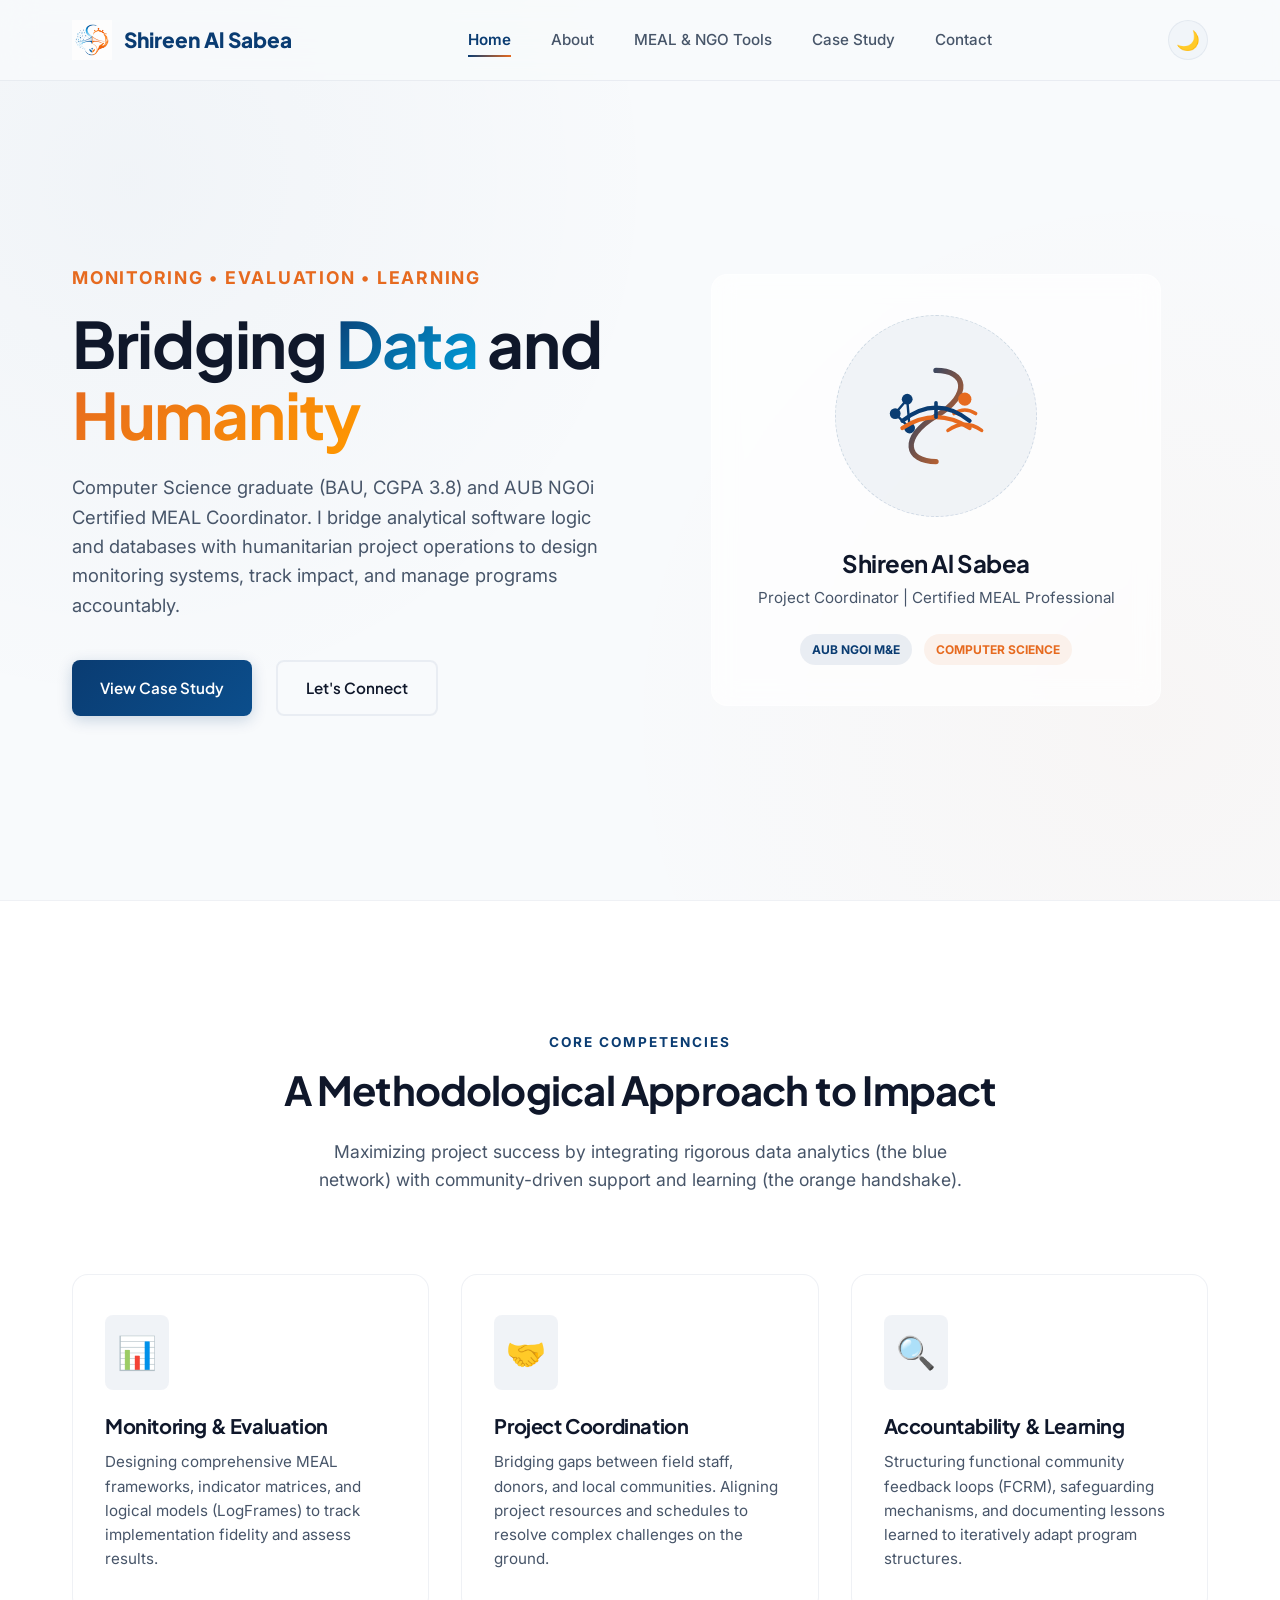
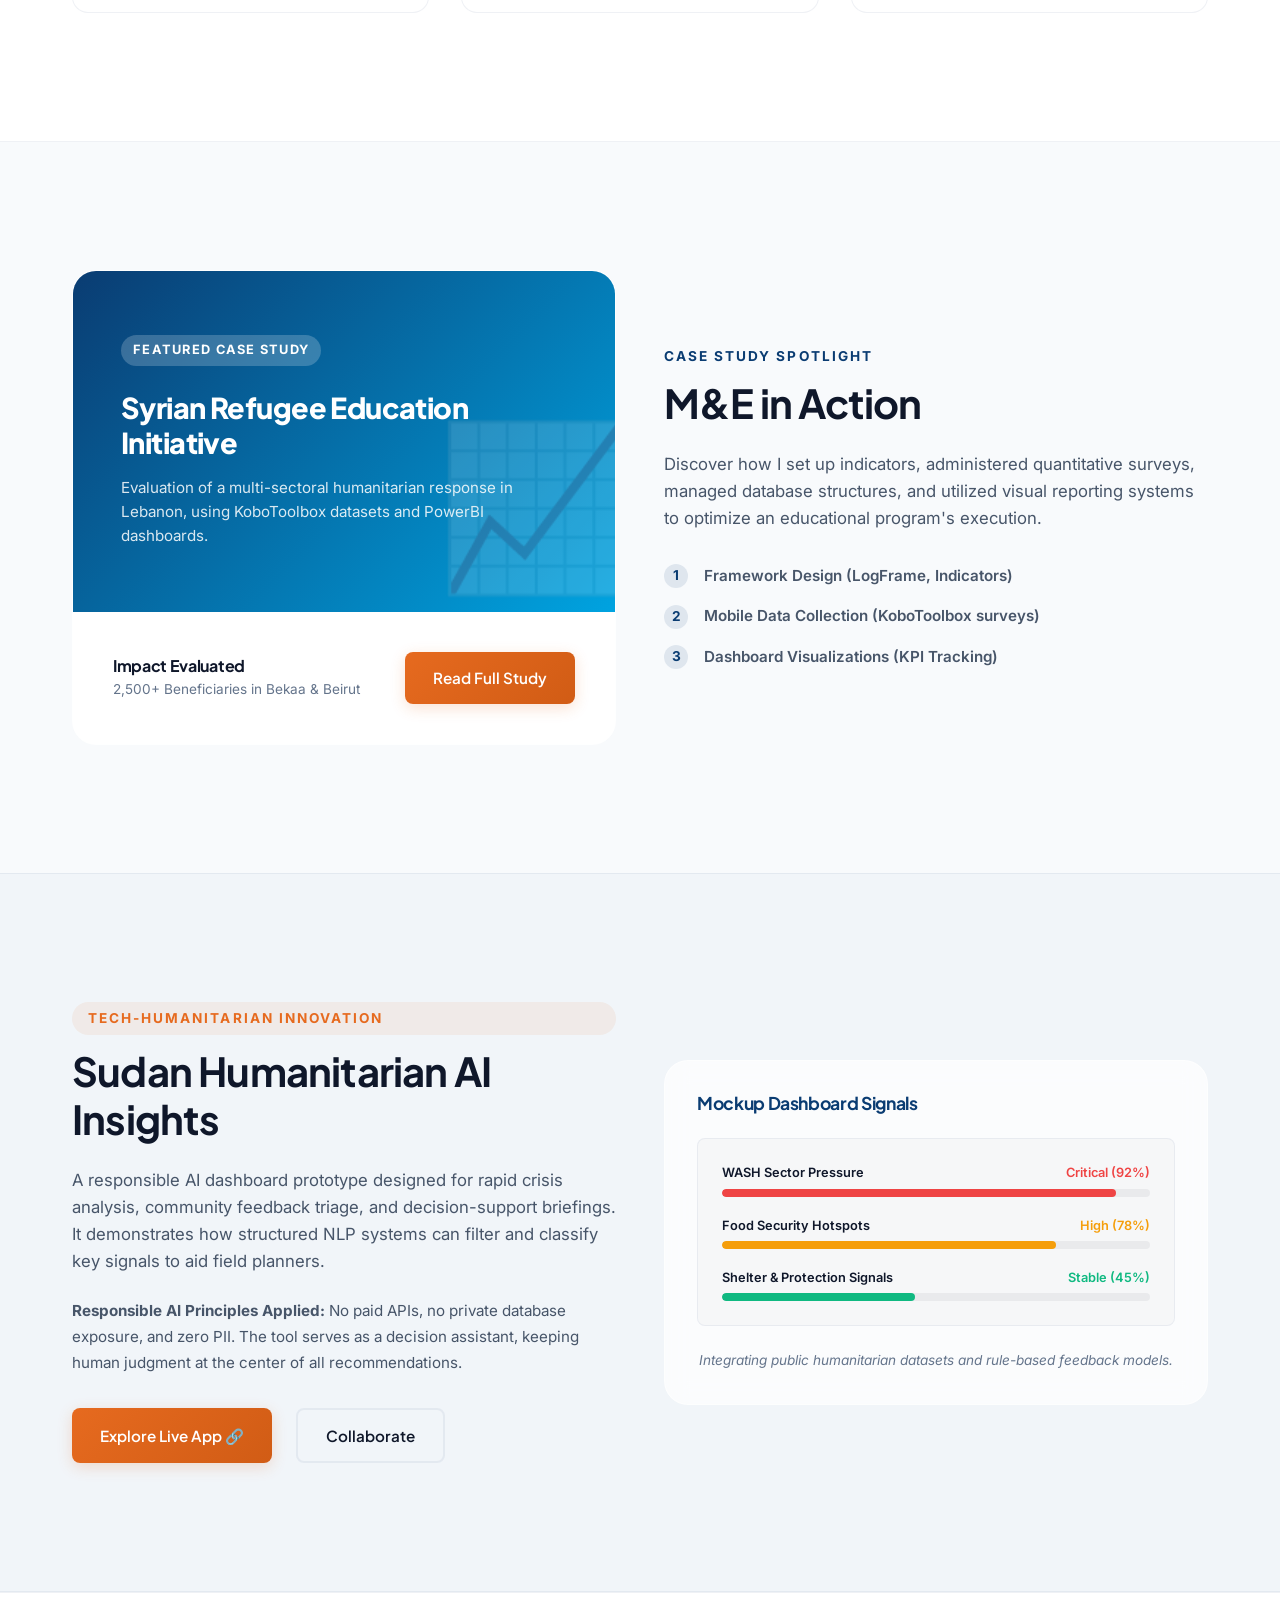
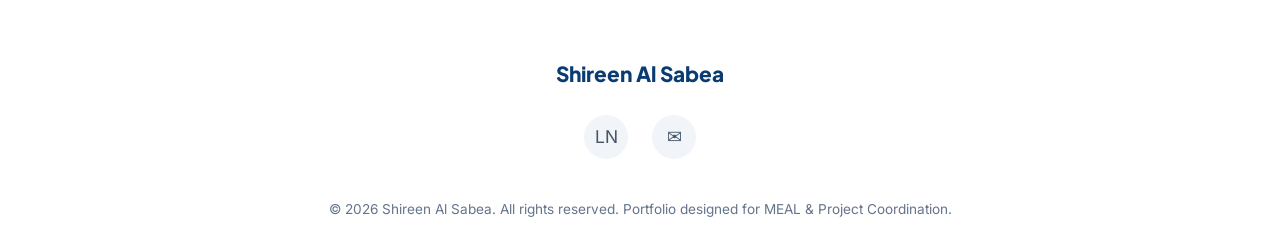
<file: index.html>
<!DOCTYPE html>
<html lang="en">
<head>
    <meta charset="UTF-8">
    <meta name="viewport" content="width=device-width, initial-scale=1.0">
    <title>Shireen Al-Sabea | MEAL & Projects Coordinator Portfolio</title>
    <meta name="description" content="Professional portfolio of Shireen Al-Sabea, specializing in Monitoring, Evaluation, Accountability, and Learning (MEAL) & Project Coordination for NGOs.">
    <link rel="stylesheet" href="css/style.css">
</head>
<body>

    <!-- Header Navigation -->
    <header class="header">
        <div class="container nav-container">
            <a href="index.html" class="logo-link">
                <!-- Fallback SVG wrapper. Will load logo.png if it exists, otherwise uses beautiful SVG fallback -->
                <div class="logo-img-container" style="position: relative; width: 40px; height: 40px;">
                    <img src="assets/logo.png" alt="Shireen Al-Sabea Logo" class="logo-img" style="position: absolute; top:0; left:0; width:100%; height:100%; object-fit:contain; z-index:2;" onerror="this.style.opacity='0';">
                    <!-- Inline SVG logo matching the theme (S-curve, bridge, data network, community hand) -->
                    <svg viewBox="0 0 100 100" style="position: absolute; top:0; left:0; width:100%; height:100%; fill:none; stroke-linecap:round; stroke-linejoin:round; z-index:1;">
                        <path d="M50,12 C75,12 80,32 50,50 C20,68 25,88 50,88" stroke="url(#logo-grad)" stroke-width="4" stroke-linecap="round" opacity="0.85"/>
                        <!-- Left Network (Data) -->
                        <line x1="26" y1="36" x2="16" y2="48" stroke="#0A3C72" stroke-width="1.5"/>
                        <line x1="16" y1="48" x2="28" y2="60" stroke="#0A3C72" stroke-width="1.5"/>
                        <line x1="26" y1="36" x2="28" y2="60" stroke="#0A3C72" stroke-width="1.5"/>
                        <circle cx="26" cy="36" r="3.5" fill="#0A3C72"/>
                        <circle cx="16" cy="48" r="3.5" fill="#0A3C72"/>
                        <circle cx="28" cy="60" r="3.5" fill="#0A3C72"/>
                        <!-- Right Community (Humanitarian) -->
                        <circle cx="74" cy="36" r="4.5" fill="#E66A1F"/>
                        <path d="M65,48 Q74,42 83,48" stroke="#E66A1F" stroke-width="2.5"/>
                        <path d="M60,62 Q74,52 88,62" stroke="#E66A1F" stroke-width="2.5"/>
                        <!-- Center Bridge -->
                        <path d="M22,54 Q50,32 78,54" stroke="#0A3C72" stroke-width="3"/>
                        <path d="M22,60 Q50,42 78,60" stroke="#E66A1F" stroke-width="3"/>
                        <line x1="50" y1="39" x2="50" y2="51" stroke="#0A3C72" stroke-width="2.5"/>
                        <defs>
                            <linearGradient id="logo-grad" x1="0%" y1="0%" x2="100%" y2="100%">
                                <stop offset="0%" stop-color="#0A3C72"/>
                                <stop offset="100%" stop-color="#E66A1F"/>
                            </linearGradient>
                        </defs>
                    </svg>
                </div>
                <span>Shireen Al Sabea</span>
            </a>
            
            <nav class="nav-links-wrapper">
                <ul class="nav-links">
                    <li class="nav-item"><a href="index.html" class="active">Home</a></li>
                    <li class="nav-item"><a href="about.html">About</a></li>
                    <li class="nav-item"><a href="tools.html">MEAL & NGO Tools</a></li>
                    <li class="nav-item"><a href="case-study.html">Case Study</a></li>
                    <li class="nav-item"><a href="contact.html">Contact</a></li>
                </ul>
            </nav>

            <div class="nav-controls">
                <button class="theme-toggle" aria-label="Toggle Theme">
                    <span class="moon-icon">🌙</span>
                    <span class="sun-icon">☀️</span>
                </button>
                <button class="menu-btn" aria-label="Open Mobile Menu">☰</button>
            </div>
        </div>
    </header>

    <!-- Hero Section -->
    <section class="hero">
        <div class="container grid-2">
            <div class="hero-content reveal-left active">
                <p class="hero-subtitle">Monitoring • Evaluation • Learning</p>
                <h1 class="hero-title">Bridging <span class="text-gradient-blue">Data</span> and <span class="text-gradient-orange">Humanity</span></h1>
                <p class="hero-description">
                    Computer Science graduate (BAU, CGPA 3.8) and AUB NGOi Certified MEAL Coordinator. I bridge analytical software logic and databases with humanitarian project operations to design monitoring systems, track impact, and manage programs accountably.
                </p>
                <div class="hero-buttons">
                    <a href="case-study.html" class="btn btn-primary">View Case Study</a>
                    <a href="contact.html" class="btn btn-outline">Let's Connect</a>
                </div>
            </div>
            <div class="hero-visual reveal-right active">
                <!-- Large Interactive Logo/Visual Card representing the core themes -->
                <div class="glass-card" style="position: relative; width: 100%; max-width: 450px; text-align: center; overflow: hidden;">
                    <div style="margin-bottom: 2rem; display: inline-flex; justify-content: center; align-items: center; background: rgba(10, 60, 114, 0.05); padding: 2.5rem; border-radius: 50%; border: 1px dashed rgba(10, 60, 114, 0.15);">
                        <!-- Large version of theme logo -->
                        <svg viewBox="0 0 100 100" width="120" height="120" style="fill:none; stroke-linecap:round; stroke-linejoin:round;">
                            <path d="M50,12 C75,12 80,32 50,50 C20,68 25,88 50,88" stroke="url(#hero-logo-grad)" stroke-width="4.5"/>
                            <!-- Left Network -->
                            <line x1="26" y1="36" x2="16" y2="48" stroke="#0A3C72" stroke-width="2"/>
                            <line x1="16" y1="48" x2="28" y2="60" stroke="#0A3C72" stroke-width="2"/>
                            <line x1="26" y1="36" x2="28" y2="60" stroke="#0A3C72" stroke-width="2"/>
                            <circle cx="26" cy="36" r="4.5" fill="#0A3C72"/>
                            <circle cx="16" cy="48" r="4.5" fill="#0A3C72"/>
                            <circle cx="28" cy="60" r="4.5" fill="#0A3C72"/>
                            <!-- Right Community -->
                            <circle cx="74" cy="36" r="5.5" fill="#E66A1F"/>
                            <path d="M65,48 Q74,42 83,48" stroke="#E66A1F" stroke-width="3"/>
                            <path d="M60,62 Q74,52 88,62" stroke="#E66A1F" stroke-width="3"/>
                            <!-- Center Bridge -->
                            <path d="M22,54 Q50,32 78,54" stroke="#0A3C72" stroke-width="3.5"/>
                            <path d="M22,60 Q50,42 78,60" stroke="#E66A1F" stroke-width="3.5"/>
                            <line x1="50" y1="39" x2="50" y2="51" stroke="#0A3C72" stroke-width="3"/>
                            <defs>
                                <linearGradient id="hero-logo-grad" x1="0%" y1="0%" x2="100%" y2="100%">
                                    <stop offset="0%" stop-color="#0A3C72"/>
                                    <stop offset="100%" stop-color="#E66A1F"/>
                                </linearGradient>
                            </defs>
                        </svg>
                    </div>
                    <h3 style="font-size: 1.5rem; margin-bottom: 0.5rem;">Shireen Al Sabea</h3>
                    <p style="color: var(--text-secondary); font-size: 0.95rem; margin-bottom: 1.5rem;">Project Coordinator | Certified MEAL Professional</p>
                    <div style="display: flex; justify-content: center; gap: 0.75rem;">
                        <span style="font-size: 0.75rem; font-weight: 700; text-transform: uppercase; background: rgba(10, 60, 114, 0.08); color: var(--primary-blue); padding: 0.35rem 0.75rem; border-radius: 20px;">AUB NGOi M&amp;E</span>
                        <span style="font-size: 0.75rem; font-weight: 700; text-transform: uppercase; background: rgba(230, 106, 31, 0.08); color: var(--secondary-orange); padding: 0.35rem 0.75rem; border-radius: 20px;">Computer Science</span>
                    </div>
                </div>
            </div>
        </div>
    </section>

    <!-- Core Pillars / Philosophy Section -->
    <section class="section" style="background-color: var(--bg-secondary); border-top: 1px solid var(--border-color); border-bottom: 1px solid var(--border-color);">
        <div class="container">
            <div style="text-align: center; margin-bottom: 5rem;">
                <span class="section-tag">Core Competencies</span>
                <h2 class="section-title">A Methodological Approach to Impact</h2>
                <p class="section-subtitle" style="margin-left: auto; margin-right: auto;">
                    Maximizing project success by integrating rigorous data analytics (the blue network) with community-driven support and learning (the orange handshake).
                </p>
            </div>

            <div class="about-features reveal stagger-child">
                <!-- Card 1 -->
                <div class="feature-card">
                    <div class="feature-icon">📊</div>
                    <h3>Monitoring &amp; Evaluation</h3>
                    <p>Designing comprehensive MEAL frameworks, indicator matrices, and logical models (LogFrames) to track implementation fidelity and assess results.</p>
                </div>
                <!-- Card 2 -->
                <div class="feature-card">
                    <div class="feature-icon">🤝</div>
                    <h3>Project Coordination</h3>
                    <p>Bridging gaps between field staff, donors, and local communities. Aligning project resources and schedules to resolve complex challenges on the ground.</p>
                </div>
                <!-- Card 3 -->
                <div class="feature-card">
                    <div class="feature-icon">🔍</div>
                    <h3>Accountability &amp; Learning</h3>
                    <p>Structuring functional community feedback loops (FCRM), safeguarding mechanisms, and documenting lessons learned to iteratively adapt program structures.</p>
                </div>
            </div>
        </div>
    </section>

    <!-- Featured Case Study Callout -->
    <section class="section">
        <div class="container grid-2">
            <div class="reveal-left">
                <div class="glass-card" style="padding: 0; overflow: hidden; border-radius: var(--radius-lg);">
                    <!-- Visual representation of evaluation data -->
                    <div style="background: linear-gradient(135deg, var(--primary-blue), var(--accent-blue)); color: white; padding: 4rem 3rem; position: relative;">
                        <span style="font-size: 0.8rem; font-weight: 700; text-transform: uppercase; letter-spacing: 0.1em; background: rgba(255,255,255,0.2); padding: 0.35rem 0.75rem; border-radius: 20px; display: inline-block; margin-bottom: 1.5rem;">Featured Case Study</span>
                        <h3 style="font-size: 1.8rem; line-height: 1.2; font-weight: 800; margin-bottom: 1rem; color: #ffffff;">Syrian Refugee Education Initiative</h3>
                        <p style="color: rgba(255, 255, 255, 0.85); font-size: 0.95rem; margin-bottom: 0;">Evaluation of a multi-sectoral humanitarian response in Lebanon, using KoboToolbox datasets and PowerBI dashboards.</p>
                        <!-- Floating graphic detail -->
                        <div style="position: absolute; bottom: -20px; right: -20px; opacity: 0.15; font-size: 10rem; pointer-events: none;">📈</div>
                    </div>
                    <div style="padding: 2.5rem; display: flex; justify-content: space-between; align-items: center; background-color: var(--bg-secondary);">
                        <div>
                            <h4 style="font-size: 1rem; margin-bottom: 0.25rem;">Impact Evaluated</h4>
                            <p style="color: var(--text-muted); font-size: 0.85rem;">2,500+ Beneficiaries in Bekaa &amp; Beirut</p>
                        </div>
                        <a href="case-study.html" class="btn btn-secondary">Read Full Study</a>
                    </div>
                </div>
            </div>
            <div class="reveal-right" style="display: flex; flex-direction: column; justify-content: center;">
                <span class="section-tag">Case Study Spotlight</span>
                <h2 class="section-title">M&amp;E in Action</h2>
                <p style="color: var(--text-secondary); margin-bottom: 2rem; font-size: 1.05rem;">
                    Discover how I set up indicators, administered quantitative surveys, managed database structures, and utilized visual reporting systems to optimize an educational program's execution.
                </p>
                <div style="display: flex; flex-direction: column; gap: 1rem;">
                    <div style="display: flex; align-items: center; gap: 1rem;">
                        <span style="width: 24px; height: 24px; border-radius: 50%; background-color: rgba(10, 60, 114, 0.1); color: var(--primary-blue); display: flex; align-items: center; justify-content: center; font-weight: 700; font-size: 0.85rem;">1</span>
                        <span style="font-weight: 600; font-size: 0.95rem; color: var(--text-secondary);">Framework Design (LogFrame, Indicators)</span>
                    </div>
                    <div style="display: flex; align-items: center; gap: 1rem;">
                        <span style="width: 24px; height: 24px; border-radius: 50%; background-color: rgba(10, 60, 114, 0.1); color: var(--primary-blue); display: flex; align-items: center; justify-content: center; font-weight: 700; font-size: 0.85rem;">2</span>
                        <span style="font-weight: 600; font-size: 0.95rem; color: var(--text-secondary);">Mobile Data Collection (KoboToolbox surveys)</span>
                    </div>
                    <div style="display: flex; align-items: center; gap: 1rem;">
                        <span style="width: 24px; height: 24px; border-radius: 50%; background-color: rgba(10, 60, 114, 0.1); color: var(--primary-blue); display: flex; align-items: center; justify-content: center; font-weight: 700; font-size: 0.85rem;">3</span>
                        <span style="font-weight: 600; font-size: 0.95rem; color: var(--text-secondary);">Dashboard Visualizations (KPI Tracking)</span>
                    </div>
                </div>
            </div>
        </div>
    </section>

    <!-- Sudan AI Insights Section -->
    <section class="section" style="background-color: var(--bg-tertiary); border-top: 1px solid var(--border-color); border-bottom: 1px solid var(--border-color);">
        <div class="container grid-2">
            <div class="reveal-left" style="display: flex; flex-direction: column; justify-content: center;">
                <span class="section-tag" style="background: rgba(230, 106, 31, 0.08); color: var(--secondary-orange); padding: 0.35rem 1rem; border-radius: 20px;">Tech-Humanitarian Innovation</span>
                <h2 class="section-title">Sudan Humanitarian AI Insights</h2>
                <p style="color: var(--text-secondary); margin-bottom: 1.5rem; font-size: 1.05rem;">
                    A responsible AI dashboard prototype designed for rapid crisis analysis, community feedback triage, and decision-support briefings. It demonstrates how structured NLP systems can filter and classify key signals to aid field planners.
                </p>
                <p style="color: var(--text-secondary); margin-bottom: 2rem; font-size: 0.95rem; line-height: 1.7;">
                    <strong>Responsible AI Principles Applied:</strong> 
                    No paid APIs, no private database exposure, and zero PII. The tool serves as a decision assistant, keeping human judgment at the center of all recommendations.
                </p>
                <div style="display: flex; gap: 1.5rem;">
                    <a href="https://lnkd.in/eWFfcBCh" target="_blank" class="btn btn-secondary">Explore Live App 🔗</a>
                    <a href="contact.html" class="btn btn-outline">Collaborate</a>
                </div>
            </div>
            
            <div class="reveal-right">
                <div class="glass-card" style="padding: 2rem; border-radius: var(--radius-lg);">
                    <h4 style="font-size: 1.1rem; margin-bottom: 1.5rem; color: var(--primary-blue); font-family: var(--font-heading);">Mockup Dashboard Signals</h4>
                    
                    <!-- CSS Dashboard Visual representation -->
                    <div style="display: flex; flex-direction: column; gap: 1.2rem; background: rgba(0,0,0,0.02); padding: 1.5rem; border-radius: var(--radius-sm); border: 1px solid var(--border-color);">
                        <div>
                            <div style="display: flex; justify-content: space-between; font-size: 0.8rem; margin-bottom: 0.3rem; font-weight: 600;">
                                <span>WASH Sector Pressure</span>
                                <span style="color: #EF4444;">Critical (92%)</span>
                            </div>
                            <div style="height: 8px; background: rgba(0,0,0,0.05); border-radius: 4px; overflow: hidden;">
                                <div style="height: 100%; width: 92%; background: #EF4444; border-radius: 4px;"></div>
                            </div>
                        </div>
                        <div>
                            <div style="display: flex; justify-content: space-between; font-size: 0.8rem; margin-bottom: 0.3rem; font-weight: 600;">
                                <span>Food Security Hotspots</span>
                                <span style="color: #F59E0B;">High (78%)</span>
                            </div>
                            <div style="height: 8px; background: rgba(0,0,0,0.05); border-radius: 4px; overflow: hidden;">
                                <div style="height: 100%; width: 78%; background: #F59E0B; border-radius: 4px;"></div>
                            </div>
                        </div>
                        <div>
                            <div style="display: flex; justify-content: space-between; font-size: 0.8rem; margin-bottom: 0.3rem; font-weight: 600;">
                                <span>Shelter &amp; Protection Signals</span>
                                <span style="color: #10B981;">Stable (45%)</span>
                            </div>
                            <div style="height: 8px; background: rgba(0,0,0,0.05); border-radius: 4px; overflow: hidden;">
                                <div style="height: 100%; width: 45%; background: #10B981; border-radius: 4px;"></div>
                            </div>
                        </div>
                    </div>
                    
                    <p style="font-size: 0.85rem; color: var(--text-muted); margin-top: 1.5rem; text-align: center; font-style: italic;">
                        Integrating public humanitarian datasets and rule-based feedback models.
                    </p>
                </div>
            </div>
        </div>
    </section>

    <!-- Footer -->
    <footer class="footer">
        <div class="container">
            <a href="index.html" class="footer-logo">
                <span style="color: var(--primary-blue)">Shireen Al Sabea</span>
            </a>
            <ul class="footer-socials">
                <li><a href="https://www.linkedin.com/in/shireenalsabea" target="_blank" aria-label="LinkedIn">LN</a></li>
                <li><a href="mailto:sabeashireen@gmail.com" aria-label="Email">✉</a></li>
            </ul>
            <p class="footer-copyright">&copy; 2026 Shireen Al Sabea. All rights reserved. Portfolio designed for MEAL &amp; Project Coordination.</p>
        </div>
    </footer>

    <script src="js/main.js"></script>
</body>
</html>
</file>
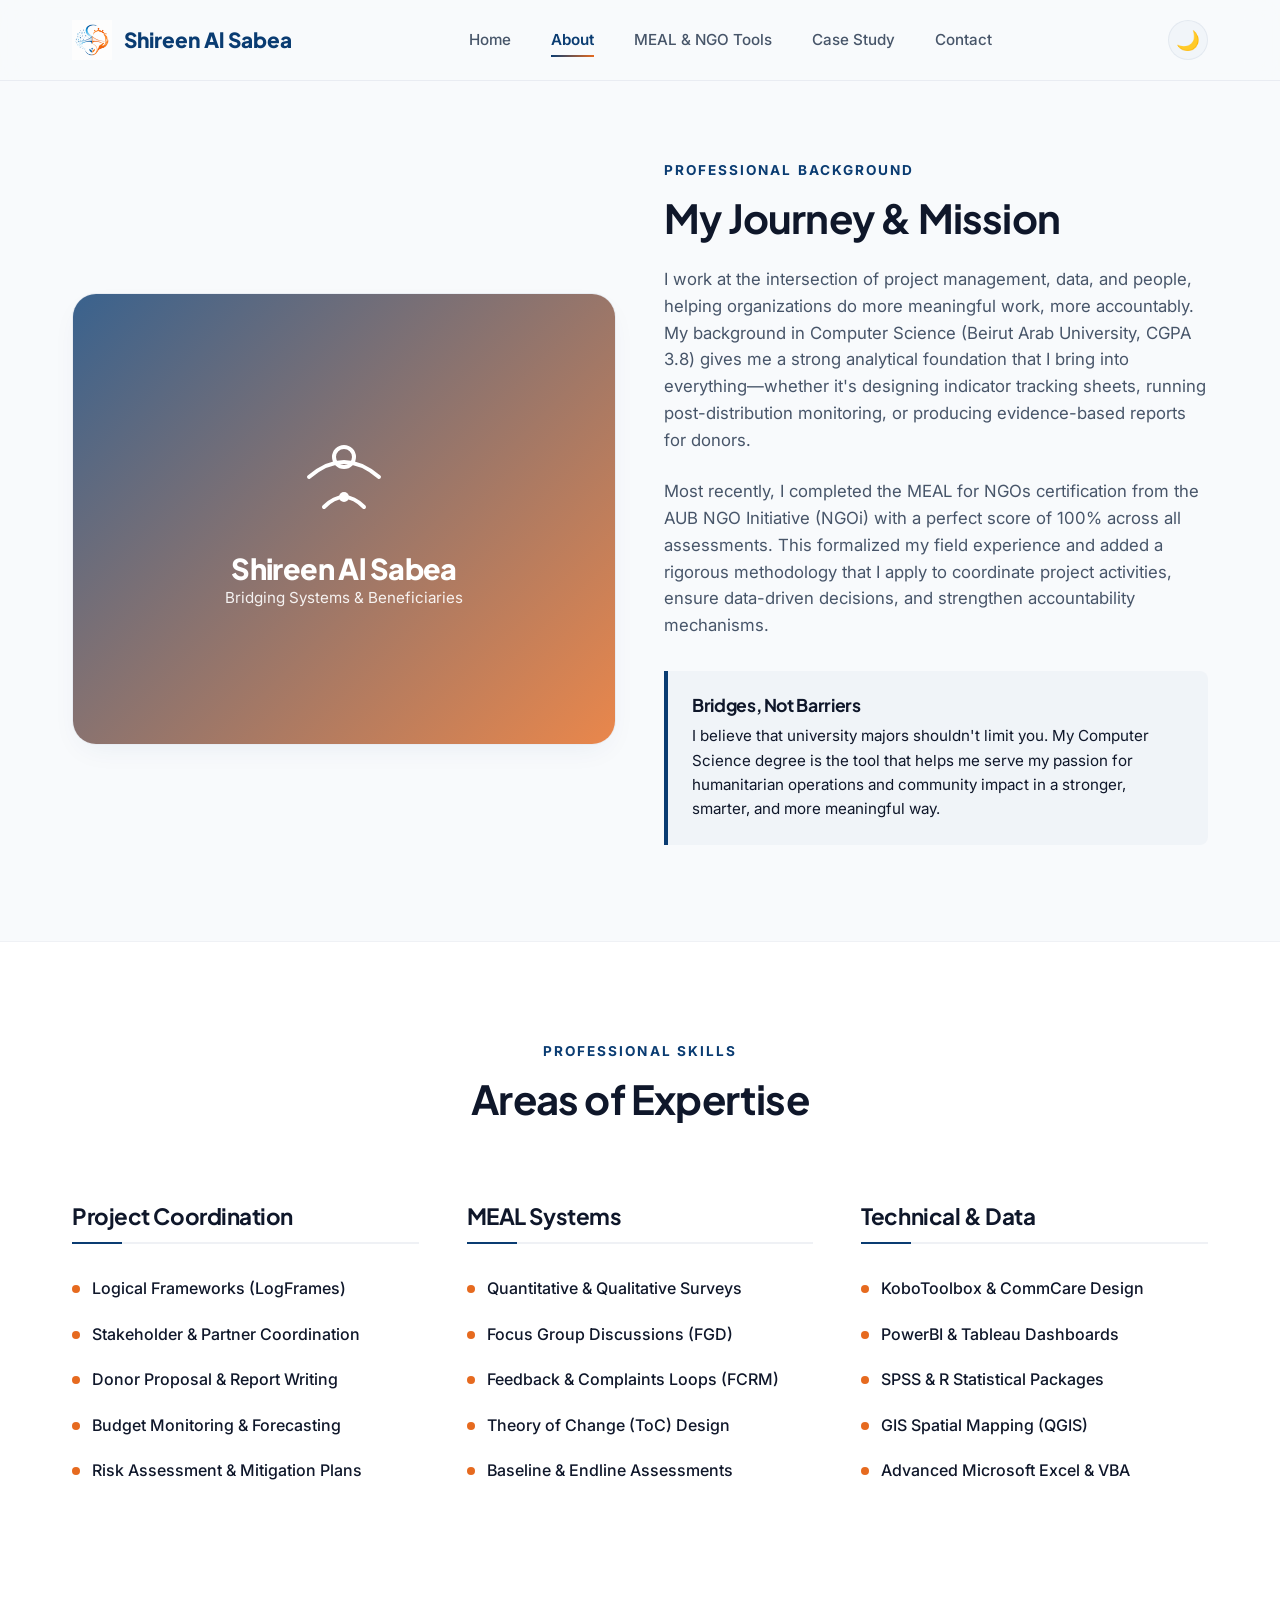
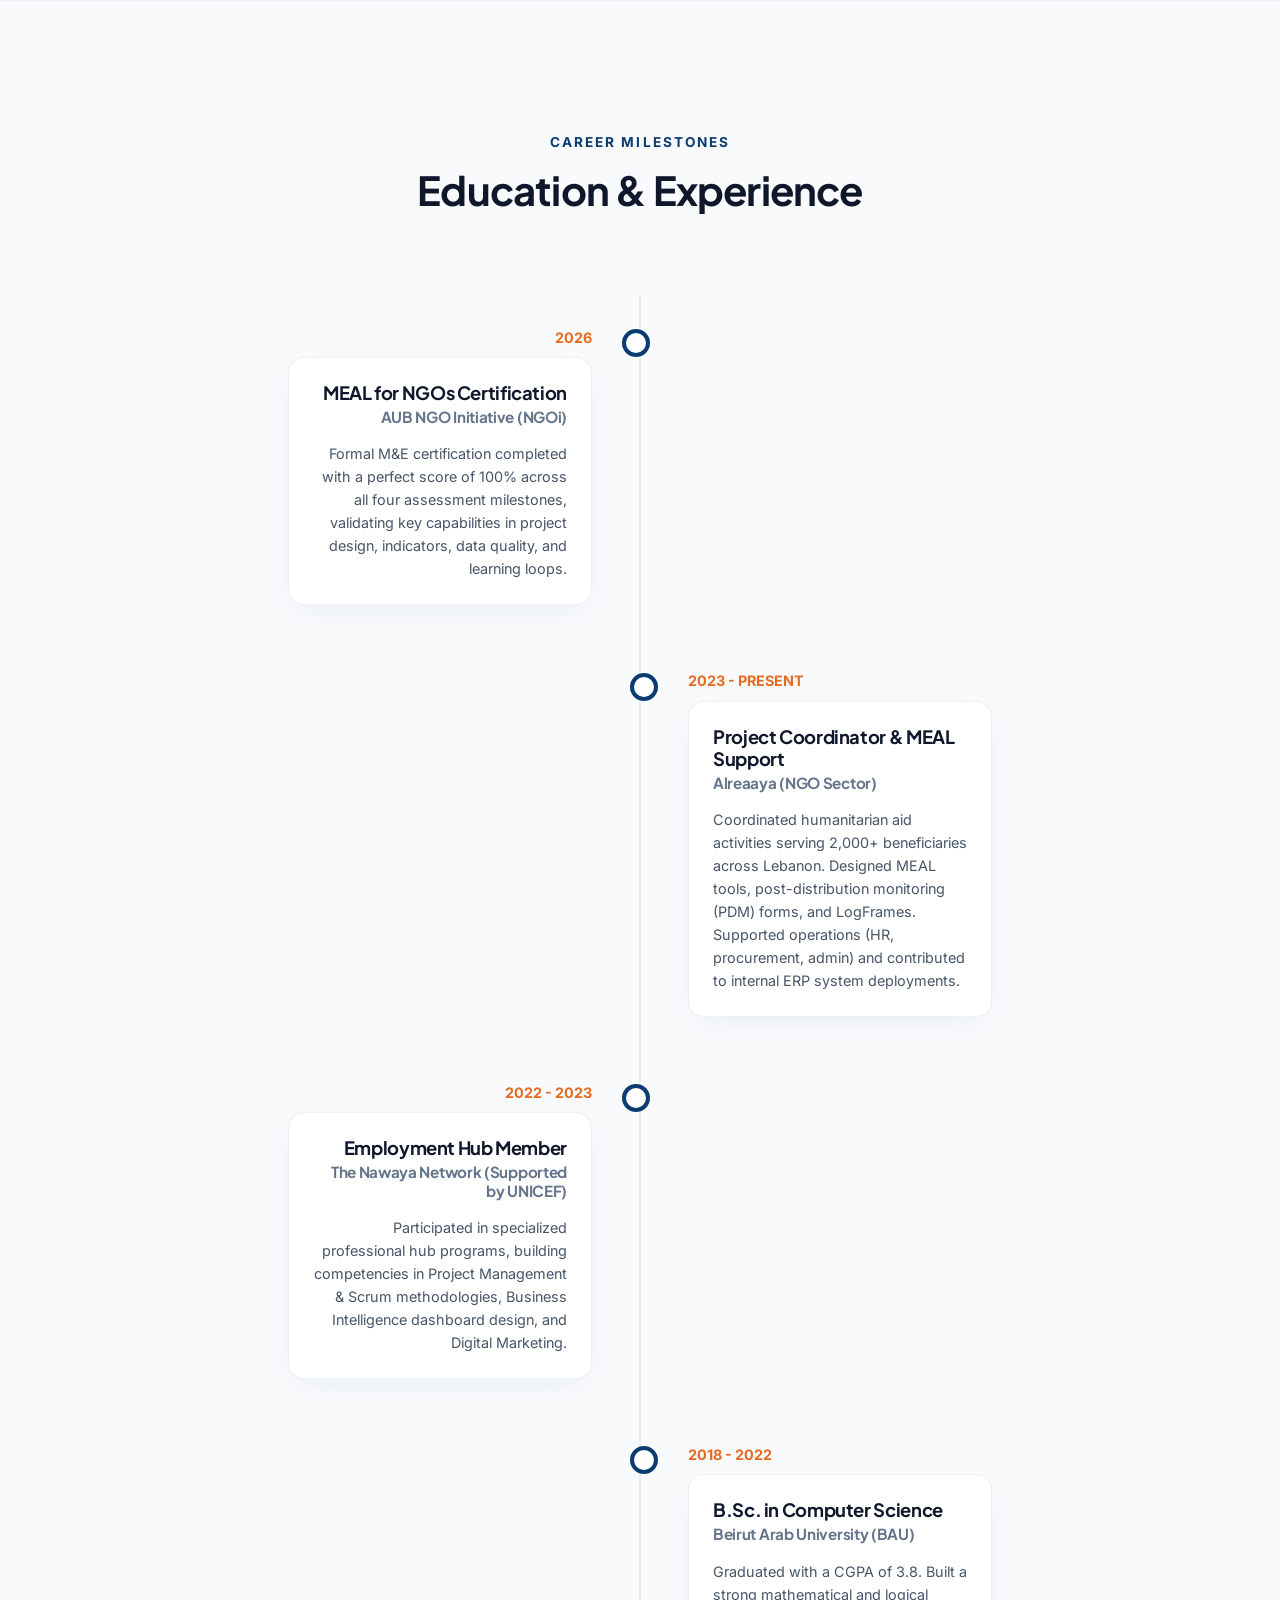
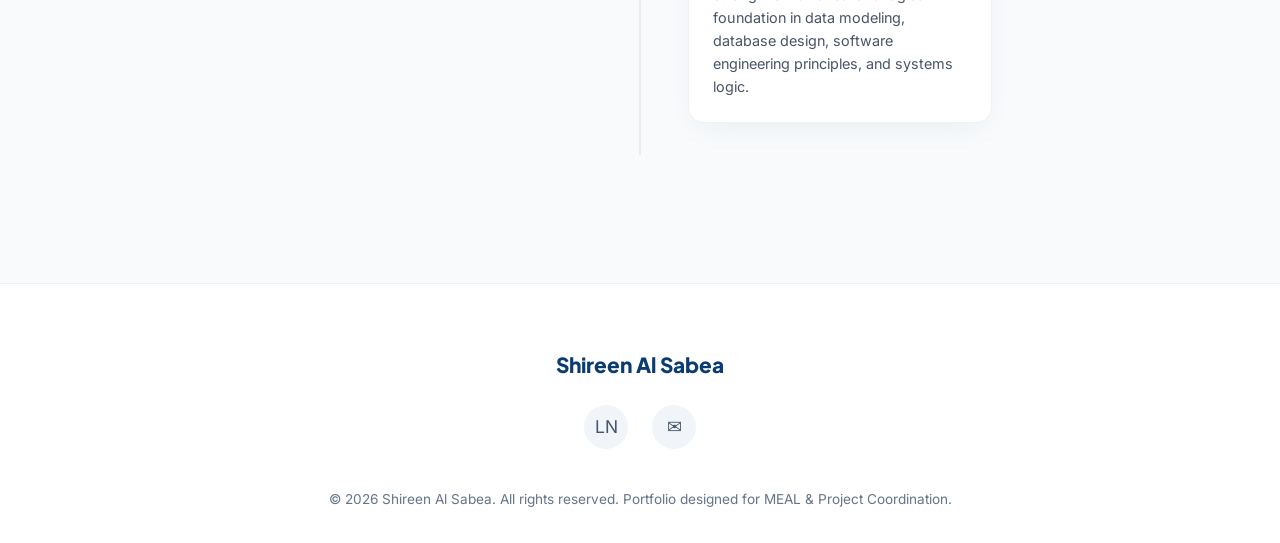
<file: about.html>
<!DOCTYPE html>
<html lang="en">
<head>
    <meta charset="UTF-8">
    <meta name="viewport" content="width=device-width, initial-scale=1.0">
    <title>About Shireen Al-Sabea | MEAL & Projects Coordinator</title>
    <meta name="description" content="Learn more about Shireen Al-Sabea's background, professional experience, skills, and ethics in Monitoring, Evaluation, and Project Coordination.">
    <link rel="stylesheet" href="css/style.css">
</head>
<body>

    <!-- Header Navigation -->
    <header class="header">
        <div class="container nav-container">
            <a href="index.html" class="logo-link">
                <div class="logo-img-container" style="position: relative; width: 40px; height: 40px;">
                    <img src="assets/logo.png" alt="Shireen Al-Sabea Logo" class="logo-img" style="position: absolute; top:0; left:0; width:100%; height:100%; object-fit:contain; z-index:2;" onerror="this.style.opacity='0';">
                    <svg viewBox="0 0 100 100" style="position: absolute; top:0; left:0; width:100%; height:100%; fill:none; stroke-linecap:round; stroke-linejoin:round; z-index:1;">
                        <path d="M50,12 C75,12 80,32 50,50 C20,68 25,88 50,88" stroke="url(#logo-grad)" stroke-width="4" stroke-linecap="round" opacity="0.85"/>
                        <line x1="26" y1="36" x2="16" y2="48" stroke="#0A3C72" stroke-width="1.5"/>
                        <line x1="16" y1="48" x2="28" y2="60" stroke="#0A3C72" stroke-width="1.5"/>
                        <line x1="26" y1="36" x2="28" y2="60" stroke="#0A3C72" stroke-width="1.5"/>
                        <circle cx="26" cy="36" r="3.5" fill="#0A3C72"/>
                        <circle cx="16" cy="48" r="3.5" fill="#0A3C72"/>
                        <circle cx="28" cy="60" r="3.5" fill="#0A3C72"/>
                        <circle cx="74" cy="36" r="4.5" fill="#E66A1F"/>
                        <path d="M65,48 Q74,42 83,48" stroke="#E66A1F" stroke-width="2.5"/>
                        <path d="M60,62 Q74,52 88,62" stroke="#E66A1F" stroke-width="2.5"/>
                        <path d="M22,54 Q50,32 78,54" stroke="#0A3C72" stroke-width="3"/>
                        <path d="M22,60 Q50,42 78,60" stroke="#E66A1F" stroke-width="3"/>
                        <line x1="50" y1="39" x2="50" y2="51" stroke="#0A3C72" stroke-width="2.5"/>
                        <defs>
                            <linearGradient id="logo-grad" x1="0%" y1="0%" x2="100%" y2="100%">
                                <stop offset="0%" stop-color="#0A3C72"/>
                                <stop offset="100%" stop-color="#E66A1F"/>
                            </linearGradient>
                        </defs>
                    </svg>
                </div>
                <span>Shireen Al Sabea</span>
            </a>
            
            <nav class="nav-links-wrapper">
                <ul class="nav-links">
                    <li class="nav-item"><a href="index.html">Home</a></li>
                    <li class="nav-item"><a href="about.html" class="active">About</a></li>
                    <li class="nav-item"><a href="tools.html">MEAL & NGO Tools</a></li>
                    <li class="nav-item"><a href="case-study.html">Case Study</a></li>
                    <li class="nav-item"><a href="contact.html">Contact</a></li>
                </ul>
            </nav>

            <div class="nav-controls">
                <button class="theme-toggle" aria-label="Toggle Theme">
                    <span class="moon-icon">🌙</span>
                    <span class="sun-icon">☀️</span>
                </button>
                <button class="menu-btn" aria-label="Open Mobile Menu">☰</button>
            </div>
        </div>
    </header>

    <!-- About Hero Section -->
    <section class="section about-hero">
        <div class="container grid-2">
            <div class="reveal-left active">
                <div class="about-img-wrapper">
                    <!-- Placeholder containing thematic visuals -->
                    <div class="about-img-placeholder">
                        <svg viewBox="0 0 100 100" width="100" height="100" style="fill:none; stroke-linecap:round; stroke-linejoin:round; margin-bottom: 1.5rem;">
                            <path d="M15,50 Q50,20 85,50" stroke="#ffffff" stroke-width="4"/>
                            <circle cx="50" cy="30" r="10" stroke="#ffffff" stroke-width="4"/>
                            <path d="M30,80 Q50,60 70,80" stroke="#ffffff" stroke-width="4"/>
                            <circle cx="50" cy="70" r="5" fill="#ffffff"/>
                        </svg>
                        <h3 style="font-family: var(--font-heading); font-size: 1.8rem; font-weight: 800; color: #ffffff;">Shireen Al Sabea</h3>
                        <p style="color: rgba(255, 255, 255, 0.9); font-size: 0.95rem;">Bridging Systems &amp; Beneficiaries</p>
                    </div>
                </div>
            </div>
            
            <div class="about-details reveal-right active">
                <span class="section-tag">Professional Background</span>
                <h1 class="section-title">My Journey &amp; Mission</h1>
                <p style="color: var(--text-secondary); margin-bottom: 1.5rem; font-size: 1.05rem;">
                    I work at the intersection of project management, data, and people, helping organizations do more meaningful work, more accountably. My background in Computer Science (Beirut Arab University, CGPA 3.8) gives me a strong analytical foundation that I bring into everything—whether it's designing indicator tracking sheets, running post-distribution monitoring, or producing evidence-based reports for donors.
                </p>
                <p style="color: var(--text-secondary); margin-bottom: 2rem; font-size: 1.05rem;">
                    Most recently, I completed the MEAL for NGOs certification from the AUB NGO Initiative (NGOi) with a perfect score of 100% across all assessments. This formalized my field experience and added a rigorous methodology that I apply to coordinate project activities, ensure data-driven decisions, and strengthen accountability mechanisms.
                </p>
                <div class="callout" style="margin-top: 0;">
                    <h4>Bridges, Not Barriers</h4>
                    <p>I believe that university majors shouldn't limit you. My Computer Science degree is the tool that helps me serve my passion for humanitarian operations and community impact in a stronger, smarter, and more meaningful way.</p>
                </div>
            </div>
        </div>
    </section>

    <!-- Skills Matrix Section -->
    <section class="skills-matrix-section">
        <div class="container">
            <div style="text-align: center; margin-bottom: 5rem;">
                <span class="section-tag">Professional Skills</span>
                <h2 class="section-title">Areas of Expertise</h2>
            </div>
            
            <div class="skills-grid reveal stagger-child">
                <!-- PM / Coordination -->
                <div class="skills-col">
                    <h3>Project Coordination</h3>
                    <div class="skill-list-item">
                        <span class="skill-dot"></span>
                        <span>Logical Frameworks (LogFrames)</span>
                    </div>
                    <div class="skill-list-item">
                        <span class="skill-dot"></span>
                        <span>Stakeholder &amp; Partner Coordination</span>
                    </div>
                    <div class="skill-list-item">
                        <span class="skill-dot"></span>
                        <span>Donor Proposal &amp; Report Writing</span>
                    </div>
                    <div class="skill-list-item">
                        <span class="skill-dot"></span>
                        <span>Budget Monitoring &amp; Forecasting</span>
                    </div>
                    <div class="skill-list-item">
                        <span class="skill-dot"></span>
                        <span>Risk Assessment &amp; Mitigation Plans</span>
                    </div>
                </div>
                
                <!-- MEAL -->
                <div class="skills-col">
                    <h3>MEAL Systems</h3>
                    <div class="skill-list-item">
                        <span class="skill-dot"></span>
                        <span>Quantitative &amp; Qualitative Surveys</span>
                    </div>
                    <div class="skill-list-item">
                        <span class="skill-dot"></span>
                        <span>Focus Group Discussions (FGD)</span>
                    </div>
                    <div class="skill-list-item">
                        <span class="skill-dot"></span>
                        <span>Feedback &amp; Complaints Loops (FCRM)</span>
                    </div>
                    <div class="skill-list-item">
                        <span class="skill-dot"></span>
                        <span>Theory of Change (ToC) Design</span>
                    </div>
                    <div class="skill-list-item">
                        <span class="skill-dot"></span>
                        <span>Baseline &amp; Endline Assessments</span>
                    </div>
                </div>
                
                <!-- Technical / Analytical -->
                <div class="skills-col">
                    <h3>Technical &amp; Data</h3>
                    <div class="skill-list-item">
                        <span class="skill-dot"></span>
                        <span>KoboToolbox &amp; CommCare Design</span>
                    </div>
                    <div class="skill-list-item">
                        <span class="skill-dot"></span>
                        <span>PowerBI &amp; Tableau Dashboards</span>
                    </div>
                    <div class="skill-list-item">
                        <span class="skill-dot"></span>
                        <span>SPSS &amp; R Statistical Packages</span>
                    </div>
                    <div class="skill-list-item">
                        <span class="skill-dot"></span>
                        <span>GIS Spatial Mapping (QGIS)</span>
                    </div>
                    <div class="skill-list-item">
                        <span class="skill-dot"></span>
                        <span>Advanced Microsoft Excel &amp; VBA</span>
                    </div>
                </div>
            </div>
        </div>
    </section>

    <!-- Professional Timeline -->
    <section class="section">
        <div class="container">
            <div style="text-align: center; margin-bottom: 5rem;">
                <span class="section-tag">Career Milestones</span>
                <h2 class="section-title">Education &amp; Experience</h2>
            </div>
            
            <div class="timeline reveal">
                <!-- Timeline Item 1 -->
                <div class="timeline-item left">
                    <div class="timeline-date">2026</div>
                    <div class="timeline-content">
                        <h4>MEAL for NGOs Certification</h4>
                        <h5>AUB NGO Initiative (NGOi)</h5>
                        <p>Formal M&amp;E certification completed with a perfect score of 100% across all four assessment milestones, validating key capabilities in project design, indicators, data quality, and learning loops.</p>
                    </div>
                </div>

                <!-- Timeline Item 2 -->
                <div class="timeline-item right">
                    <div class="timeline-date">2023 - PRESENT</div>
                    <div class="timeline-content">
                        <h4>Project Coordinator &amp; MEAL Support</h4>
                        <h5>Alreaaya (NGO Sector)</h5>
                        <p>Coordinated humanitarian aid activities serving 2,000+ beneficiaries across Lebanon. Designed MEAL tools, post-distribution monitoring (PDM) forms, and LogFrames. Supported operations (HR, procurement, admin) and contributed to internal ERP system deployments.</p>
                    </div>
                </div>
                
                <!-- Timeline Item 3 -->
                <div class="timeline-item left">
                    <div class="timeline-date">2022 - 2023</div>
                    <div class="timeline-content">
                        <h4>Employment Hub Member</h4>
                        <h5>The Nawaya Network (Supported by UNICEF)</h5>
                        <p>Participated in specialized professional hub programs, building competencies in Project Management &amp; Scrum methodologies, Business Intelligence dashboard design, and Digital Marketing.</p>
                    </div>
                </div>
                
                <!-- Timeline Item 4 -->
                <div class="timeline-item right">
                    <div class="timeline-date">2018 - 2022</div>
                    <div class="timeline-content">
                        <h4>B.Sc. in Computer Science</h4>
                        <h5>Beirut Arab University (BAU)</h5>
                        <p>Graduated with a CGPA of 3.8. Built a strong mathematical and logical foundation in data modeling, database design, software engineering principles, and systems logic.</p>
                    </div>
                </div>
            </div>
        </div>
    </section>

    <!-- Footer -->
    <footer class="footer">
        <div class="container">
            <a href="index.html" class="footer-logo">
                <span style="color: var(--primary-blue)">Shireen Al Sabea</span>
            </a>
            <ul class="footer-socials">
                <li><a href="https://www.linkedin.com/in/shireenalsabea" target="_blank" aria-label="LinkedIn">LN</a></li>
                <li><a href="mailto:sabeashireen@gmail.com" aria-label="Email">✉</a></li>
            </ul>
            <p class="footer-copyright">&copy; 2026 Shireen Al Sabea. All rights reserved. Portfolio designed for MEAL &amp; Project Coordination.</p>
        </div>
    </footer>

    <script src="js/main.js"></script>
</body>
</html>
</file>
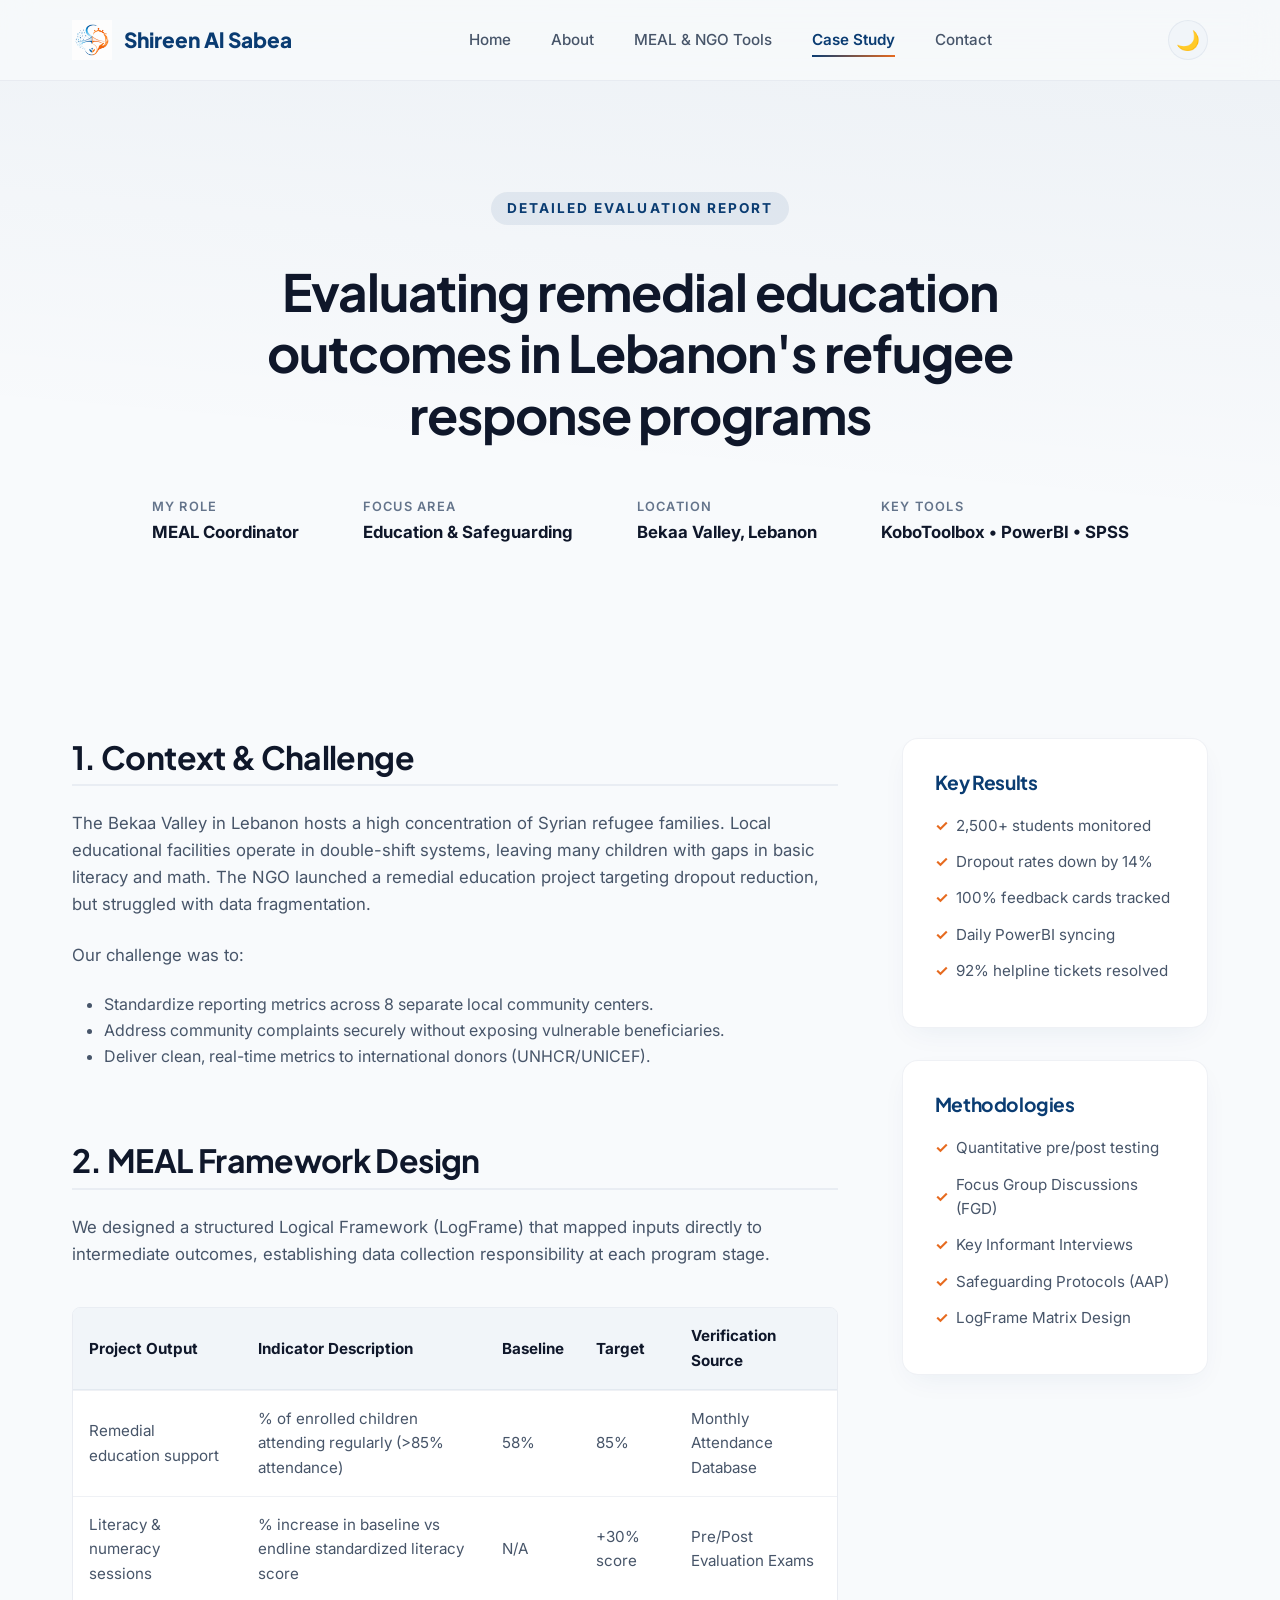
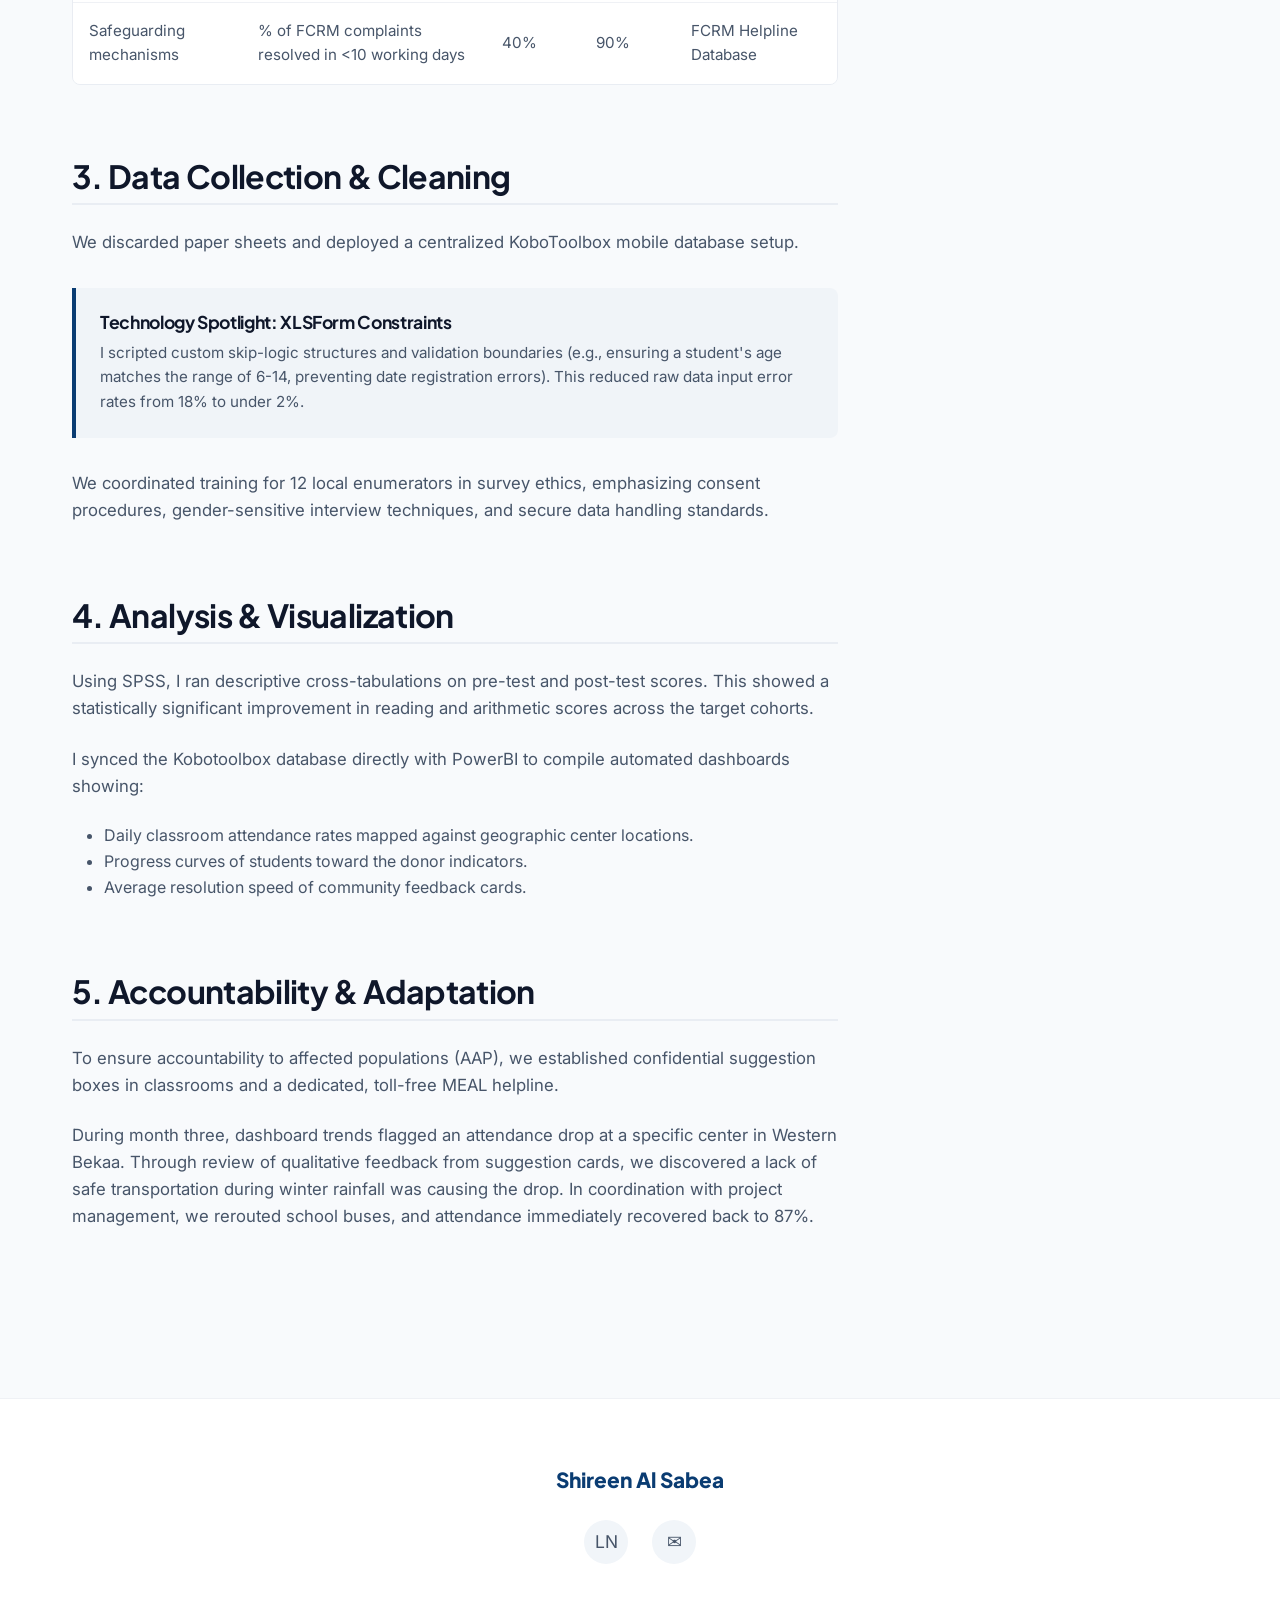
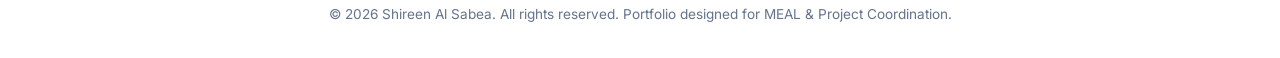
<file: case-study.html>
<!DOCTYPE html>
<html lang="en">
<head>
    <meta charset="UTF-8">
    <meta name="viewport" content="width=device-width, initial-scale=1.0">
    <title>MEAL Case Study | Shireen Al-Sabea</title>
    <meta name="description" content="Read a detailed Monitoring & Evaluation case study demonstrating Shireen Al-Sabea's approach to project coordination, data collections, and donor reporting.">
    <link rel="stylesheet" href="css/style.css">
</head>
<body>

    <!-- Header Navigation -->
    <header class="header">
        <div class="container nav-container">
            <a href="index.html" class="logo-link">
                <div class="logo-img-container" style="position: relative; width: 40px; height: 40px;">
                    <img src="assets/logo.png" alt="Shireen Al-Sabea Logo" class="logo-img" style="position: absolute; top:0; left:0; width:100%; height:100%; object-fit:contain; z-index:2;" onerror="this.style.opacity='0';">
                    <svg viewBox="0 0 100 100" style="position: absolute; top:0; left:0; width:100%; height:100%; fill:none; stroke-linecap:round; stroke-linejoin:round; z-index:1;">
                        <path d="M50,12 C75,12 80,32 50,50 C20,68 25,88 50,88" stroke="url(#logo-grad)" stroke-width="4" stroke-linecap="round" opacity="0.85"/>
                        <line x1="26" y1="36" x2="16" y2="48" stroke="#0A3C72" stroke-width="1.5"/>
                        <line x1="16" y1="48" x2="28" y2="60" stroke="#0A3C72" stroke-width="1.5"/>
                        <line x1="26" y1="36" x2="28" y2="60" stroke="#0A3C72" stroke-width="1.5"/>
                        <circle cx="26" cy="36" r="3.5" fill="#0A3C72"/>
                        <circle cx="16" cy="48" r="3.5" fill="#0A3C72"/>
                        <circle cx="28" cy="60" r="3.5" fill="#0A3C72"/>
                        <circle cx="74" cy="36" r="4.5" fill="#E66A1F"/>
                        <path d="M65,48 Q74,42 83,48" stroke="#E66A1F" stroke-width="2.5"/>
                        <path d="M60,62 Q74,52 88,62" stroke="#E66A1F" stroke-width="2.5"/>
                        <path d="M22,54 Q50,32 78,54" stroke="#0A3C72" stroke-width="3"/>
                        <path d="M22,60 Q50,42 78,60" stroke="#E66A1F" stroke-width="3"/>
                        <line x1="50" y1="39" x2="50" y2="51" stroke="#0A3C72" stroke-width="2.5"/>
                        <defs>
                            <linearGradient id="logo-grad" x1="0%" y1="0%" x2="100%" y2="100%">
                                <stop offset="0%" stop-color="#0A3C72"/>
                                <stop offset="100%" stop-color="#E66A1F"/>
                            </linearGradient>
                        </defs>
                    </svg>
                </div>
                <span>Shireen Al Sabea</span>
            </a>
            
            <nav class="nav-links-wrapper">
                <ul class="nav-links">
                    <li class="nav-item"><a href="index.html">Home</a></li>
                    <li class="nav-item"><a href="about.html">About</a></li>
                    <li class="nav-item"><a href="tools.html">MEAL & NGO Tools</a></li>
                    <li class="nav-item"><a href="case-study.html" class="active">Case Study</a></li>
                    <li class="nav-item"><a href="contact.html">Contact</a></li>
                </ul>
            </nav>

            <div class="nav-controls">
                <button class="theme-toggle" aria-label="Toggle Theme">
                    <span class="moon-icon">🌙</span>
                    <span class="sun-icon">☀️</span>
                </button>
                <button class="menu-btn" aria-label="Open Mobile Menu">☰</button>
            </div>
        </div>
    </header>

    <!-- Case Study Hero -->
    <section class="case-study-hero">
        <div class="container">
            <span class="section-tag" style="background: rgba(10, 60, 114, 0.08); color: var(--primary-blue); padding: 0.35rem 1rem; border-radius: 20px;">Detailed Evaluation Report</span>
            <h1>Evaluating remedial education outcomes in Lebanon's refugee response programs</h1>
            
            <div class="case-meta-grid">
                <div class="meta-item">
                    <span class="meta-label">My Role</span>
                    <p class="meta-value">MEAL Coordinator</p>
                </div>
                <div class="meta-item">
                    <span class="meta-label">Focus Area</span>
                    <p class="meta-value">Education &amp; Safeguarding</p>
                </div>
                <div class="meta-item">
                    <span class="meta-label">Location</span>
                    <p class="meta-value">Bekaa Valley, Lebanon</p>
                </div>
                <div class="meta-item">
                    <span class="meta-label">Key Tools</span>
                    <p class="meta-value">KoboToolbox • PowerBI • SPSS</p>
                </div>
            </div>
        </div>
    </section>

    <!-- Case Study Body -->
    <section class="case-study-body">
        <div class="container case-layout">
            <!-- Left Main Content -->
            <div class="case-content reveal-left active">
                <section>
                    <h2>1. Context &amp; Challenge</h2>
                    <p>
                        The Bekaa Valley in Lebanon hosts a high concentration of Syrian refugee families. Local educational facilities operate in double-shift systems, leaving many children with gaps in basic literacy and math. The NGO launched a remedial education project targeting dropout reduction, but struggled with data fragmentation. 
                    </p>
                    <p>
                        Our challenge was to:
                    </p>
                    <ul style="margin-left: 2rem; margin-bottom: 1.5rem; color: var(--text-secondary);">
                        <li>Standardize reporting metrics across 8 separate local community centers.</li>
                        <li>Address community complaints securely without exposing vulnerable beneficiaries.</li>
                        <li>Deliver clean, real-time metrics to international donors (UNHCR/UNICEF).</li>
                    </ul>
                </section>

                <section>
                    <h2>2. MEAL Framework Design</h2>
                    <p>
                        We designed a structured Logical Framework (LogFrame) that mapped inputs directly to intermediate outcomes, establishing data collection responsibility at each program stage.
                    </p>
                    
                    <div class="meal-table-wrapper">
                        <table class="meal-table">
                            <thead>
                                <tr>
                                    <th>Project Output</th>
                                    <th>Indicator Description</th>
                                    <th>Baseline</th>
                                    <th>Target</th>
                                    <th>Verification Source</th>
                                </tr>
                            </thead>
                            <tbody>
                                <tr>
                                    <td>Remedial education support</td>
                                    <td>% of enrolled children attending regularly (&gt;85% attendance)</td>
                                    <td>58%</td>
                                    <td>85%</td>
                                    <td>Monthly Attendance Database</td>
                                </tr>
                                <tr>
                                    <td>Literacy &amp; numeracy sessions</td>
                                    <td>% increase in baseline vs endline standardized literacy score</td>
                                    <td>N/A</td>
                                    <td>+30% score</td>
                                    <td>Pre/Post Evaluation Exams</td>
                                </tr>
                                <tr>
                                    <td>Safeguarding mechanisms</td>
                                    <td>% of FCRM complaints resolved in &lt;10 working days</td>
                                    <td>40%</td>
                                    <td>90%</td>
                                    <td>FCRM Helpline Database</td>
                                </tr>
                            </tbody>
                        </table>
                    </div>
                </section>

                <section>
                    <h2>3. Data Collection &amp; Cleaning</h2>
                    <p>
                        We discarded paper sheets and deployed a centralized KoboToolbox mobile database setup.
                    </p>
                    <div class="callout">
                        <h4>Technology Spotlight: XLSForm Constraints</h4>
                        <p>I scripted custom skip-logic structures and validation boundaries (e.g., ensuring a student's age matches the range of 6-14, preventing date registration errors). This reduced raw data input error rates from 18% to under 2%.</p>
                    </div>
                    <p>
                        We coordinated training for 12 local enumerators in survey ethics, emphasizing consent procedures, gender-sensitive interview techniques, and secure data handling standards.
                    </p>
                </section>

                <section>
                    <h2>4. Analysis &amp; Visualization</h2>
                    <p>
                        Using SPSS, I ran descriptive cross-tabulations on pre-test and post-test scores. This showed a statistically significant improvement in reading and arithmetic scores across the target cohorts.
                    </p>
                    <p>
                        I synced the Kobotoolbox database directly with PowerBI to compile automated dashboards showing:
                    </p>
                    <ul style="margin-left: 2rem; margin-bottom: 1.5rem; color: var(--text-secondary);">
                        <li>Daily classroom attendance rates mapped against geographic center locations.</li>
                        <li>Progress curves of students toward the donor indicators.</li>
                        <li>Average resolution speed of community feedback cards.</li>
                    </ul>
                </section>

                <section>
                    <h2>5. Accountability &amp; Adaptation</h2>
                    <p>
                        To ensure accountability to affected populations (AAP), we established confidential suggestion boxes in classrooms and a dedicated, toll-free MEAL helpline. 
                    </p>
                    <p>
                        During month three, dashboard trends flagged an attendance drop at a specific center in Western Bekaa. Through review of qualitative feedback from suggestion cards, we discovered a lack of safe transportation during winter rainfall was causing the drop. In coordination with project management, we rerouted school buses, and attendance immediately recovered back to 87%.
                    </p>
                </section>
            </div>

            <!-- Right Sticky Sidebar -->
            <div class="case-sidebar reveal-right active">
                <div class="sidebar-widget">
                    <h3>Key Results</h3>
                    <ul class="sidebar-list">
                        <li>2,500+ students monitored</li>
                        <li>Dropout rates down by 14%</li>
                        <li>100% feedback cards tracked</li>
                        <li>Daily PowerBI syncing</li>
                        <li>92% helpline tickets resolved</li>
                    </ul>
                </div>
                
                <div class="sidebar-widget">
                    <h3>Methodologies</h3>
                    <ul class="sidebar-list">
                        <li>Quantitative pre/post testing</li>
                        <li>Focus Group Discussions (FGD)</li>
                        <li>Key Informant Interviews</li>
                        <li>Safeguarding Protocols (AAP)</li>
                        <li>LogFrame Matrix Design</li>
                    </ul>
                </div>
            </div>
        </div>
    </section>

    <!-- Footer -->
    <footer class="footer">
        <div class="container">
            <a href="index.html" class="footer-logo">
                <span style="color: var(--primary-blue)">Shireen Al Sabea</span>
            </a>
            <ul class="footer-socials">
                <li><a href="https://www.linkedin.com/in/shireenalsabea" target="_blank" aria-label="LinkedIn">LN</a></li>
                <li><a href="mailto:sabeashireen@gmail.com" aria-label="Email">✉</a></li>
            </ul>
            <p class="footer-copyright">&copy; 2026 Shireen Al Sabea. All rights reserved. Portfolio designed for MEAL &amp; Project Coordination.</p>
        </div>
    </footer>

    <script src="js/main.js"></script>
</body>
</html>
</file>
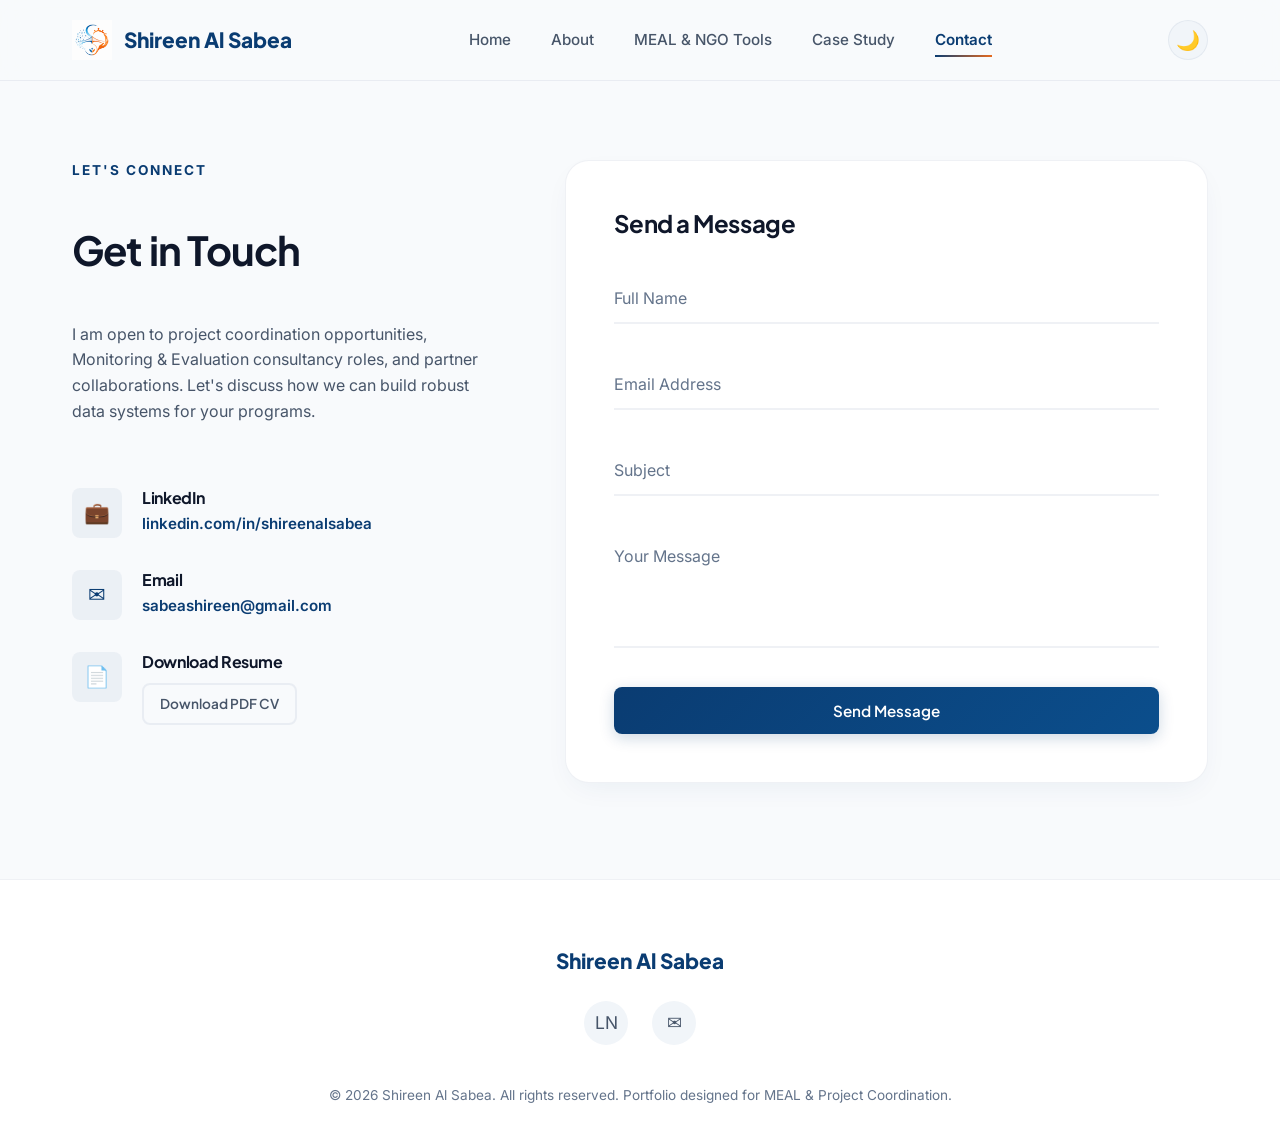
<file: contact.html>
<!DOCTYPE html>
<html lang="en">
<head>
    <meta charset="UTF-8">
    <meta name="viewport" content="width=device-width, initial-scale=1.0">
    <title>Contact Shireen Al-Sabea | MEAL & Projects Coordinator</title>
    <meta name="description" content="Get in touch with Shireen Al-Sabea for Monitoring, Evaluation, Learning, and project coordination opportunities.">
    <link rel="stylesheet" href="css/style.css">
</head>
<body>

    <!-- Header Navigation -->
    <header class="header">
        <div class="container nav-container">
            <a href="index.html" class="logo-link">
                <div class="logo-img-container" style="position: relative; width: 40px; height: 40px;">
                    <img src="assets/logo.png" alt="Shireen Al-Sabea Logo" class="logo-img" style="position: absolute; top:0; left:0; width:100%; height:100%; object-fit:contain; z-index:2;" onerror="this.style.opacity='0';">
                    <svg viewBox="0 0 100 100" style="position: absolute; top:0; left:0; width:100%; height:100%; fill:none; stroke-linecap:round; stroke-linejoin:round; z-index:1;">
                        <path d="M50,12 C75,12 80,32 50,50 C20,68 25,88 50,88" stroke="url(#logo-grad)" stroke-width="4" stroke-linecap="round" opacity="0.85"/>
                        <line x1="26" y1="36" x2="16" y2="48" stroke="#0A3C72" stroke-width="1.5"/>
                        <line x1="16" y1="48" x2="28" y2="60" stroke="#0A3C72" stroke-width="1.5"/>
                        <line x1="26" y1="36" x2="28" y2="60" stroke="#0A3C72" stroke-width="1.5"/>
                        <circle cx="26" cy="36" r="3.5" fill="#0A3C72"/>
                        <circle cx="16" cy="48" r="3.5" fill="#0A3C72"/>
                        <circle cx="28" cy="60" r="3.5" fill="#0A3C72"/>
                        <circle cx="74" cy="36" r="4.5" fill="#E66A1F"/>
                        <path d="M65,48 Q74,42 83,48" stroke="#E66A1F" stroke-width="2.5"/>
                        <path d="M60,62 Q74,52 88,62" stroke="#E66A1F" stroke-width="2.5"/>
                        <path d="M22,54 Q50,32 78,54" stroke="#0A3C72" stroke-width="3"/>
                        <path d="M22,60 Q50,42 78,60" stroke="#E66A1F" stroke-width="3"/>
                        <line x1="50" y1="39" x2="50" y2="51" stroke="#0A3C72" stroke-width="2.5"/>
                        <defs>
                            <linearGradient id="logo-grad" x1="0%" y1="0%" x2="100%" y2="100%">
                                <stop offset="0%" stop-color="#0A3C72"/>
                                <stop offset="100%" stop-color="#E66A1F"/>
                            </linearGradient>
                        </defs>
                    </svg>
                </div>
                <span>Shireen Al Sabea</span>
            </a>
            
            <nav class="nav-links-wrapper">
                <ul class="nav-links">
                    <li class="nav-item"><a href="index.html">Home</a></li>
                    <li class="nav-item"><a href="about.html">About</a></li>
                    <li class="nav-item"><a href="tools.html">MEAL & NGO Tools</a></li>
                    <li class="nav-item"><a href="case-study.html">Case Study</a></li>
                    <li class="nav-item"><a href="contact.html" class="active">Contact</a></li>
                </ul>
            </nav>

            <div class="nav-controls">
                <button class="theme-toggle" aria-label="Toggle Theme">
                    <span class="moon-icon">🌙</span>
                    <span class="sun-icon">☀️</span>
                </button>
                <button class="menu-btn" aria-label="Open Mobile Menu">☰</button>
            </div>
        </div>
    </header>

    <!-- Contact Hero & Details -->
    <section class="section contact-hero">
        <div class="container contact-grid">
            
            <!-- Left Info Panel -->
            <div class="contact-info reveal-left active">
                <span class="section-tag">Let's Connect</span>
                <h1 class="section-title" style="margin-bottom: 1rem;">Get in Touch</h1>
                <p style="color: var(--text-secondary); margin-bottom: 2rem;">
                    I am open to project coordination opportunities, Monitoring &amp; Evaluation consultancy roles, and partner collaborations. Let's discuss how we can build robust data systems for your programs.
                </p>
                
                <div class="contact-method">
                    <div class="contact-icon">💼</div>
                    <div class="contact-details">
                        <h4>LinkedIn</h4>
                        <a href="https://www.linkedin.com/in/shireenalsabea" target="_blank" style="color: var(--primary-blue); font-weight: 600;">linkedin.com/in/shireenalsabea</a>
                    </div>
                </div>

                <div class="contact-method">
                    <div class="contact-icon">✉</div>
                    <div class="contact-details">
                        <h4>Email</h4>
                        <a href="mailto:sabeashireen@gmail.com" style="color: var(--primary-blue); font-weight: 600;">sabeashireen@gmail.com</a>
                    </div>
                </div>

                <div class="contact-method">
                    <div class="contact-icon">📄</div>
                    <div class="contact-details">
                        <h4>Download Resume</h4>
                        <!-- Mock CV download link. The user can easily replace the href with their actual PDF file -->
                        <a href="#" class="btn btn-outline" style="margin-top: 0.5rem; padding: 0.5rem 1rem; font-size: 0.85rem;" onclick="alert('Please place your CV PDF file in the website directory and update the link in contact.html!'); return false;">Download PDF CV</a>
                    </div>
                </div>
            </div>

            <!-- Right Form Panel -->
            <div class="reveal-right active">
                <div class="contact-form-wrapper">
                    <h3 style="font-size: 1.5rem; margin-bottom: 2rem;">Send a Message</h3>
                    
                    <form class="contact-form">
                        <div class="form-group">
                            <input type="text" id="name" class="form-input" placeholder=" " required autocomplete="name">
                            <label for="name" class="form-label">Full Name</label>
                        </div>
                        
                        <div class="form-group">
                            <input type="email" id="email" class="form-input" placeholder=" " required autocomplete="email">
                            <label for="email" class="form-label">Email Address</label>
                        </div>
                        
                        <div class="form-group">
                            <input type="text" id="subject" class="form-input" placeholder=" ">
                            <label for="subject" class="form-label">Subject</label>
                        </div>
                        
                        <div class="form-group">
                            <textarea id="message" class="form-input" placeholder=" " required></textarea>
                            <label for="message" class="form-label">Your Message</label>
                        </div>
                        
                        <button type="submit" class="btn btn-primary" style="width: 100%; justify-content: center;">Send Message</button>
                    </form>
                </div>
            </div>
            
        </div>
    </section>

    <!-- Footer -->
    <footer class="footer">
        <div class="container">
            <a href="index.html" class="footer-logo">
                <span style="color: var(--primary-blue)">Shireen Al Sabea</span>
            </a>
            <ul class="footer-socials">
                <li><a href="https://www.linkedin.com/in/shireenalsabea" target="_blank" aria-label="LinkedIn">LN</a></li>
                <li><a href="mailto:sabeashireen@gmail.com" aria-label="Email">✉</a></li>
            </ul>
            <p class="footer-copyright">&copy; 2026 Shireen Al Sabea. All rights reserved. Portfolio designed for MEAL &amp; Project Coordination.</p>
        </div>
    </footer>

    <script src="js/main.js"></script>
</body>
</html>
</file>
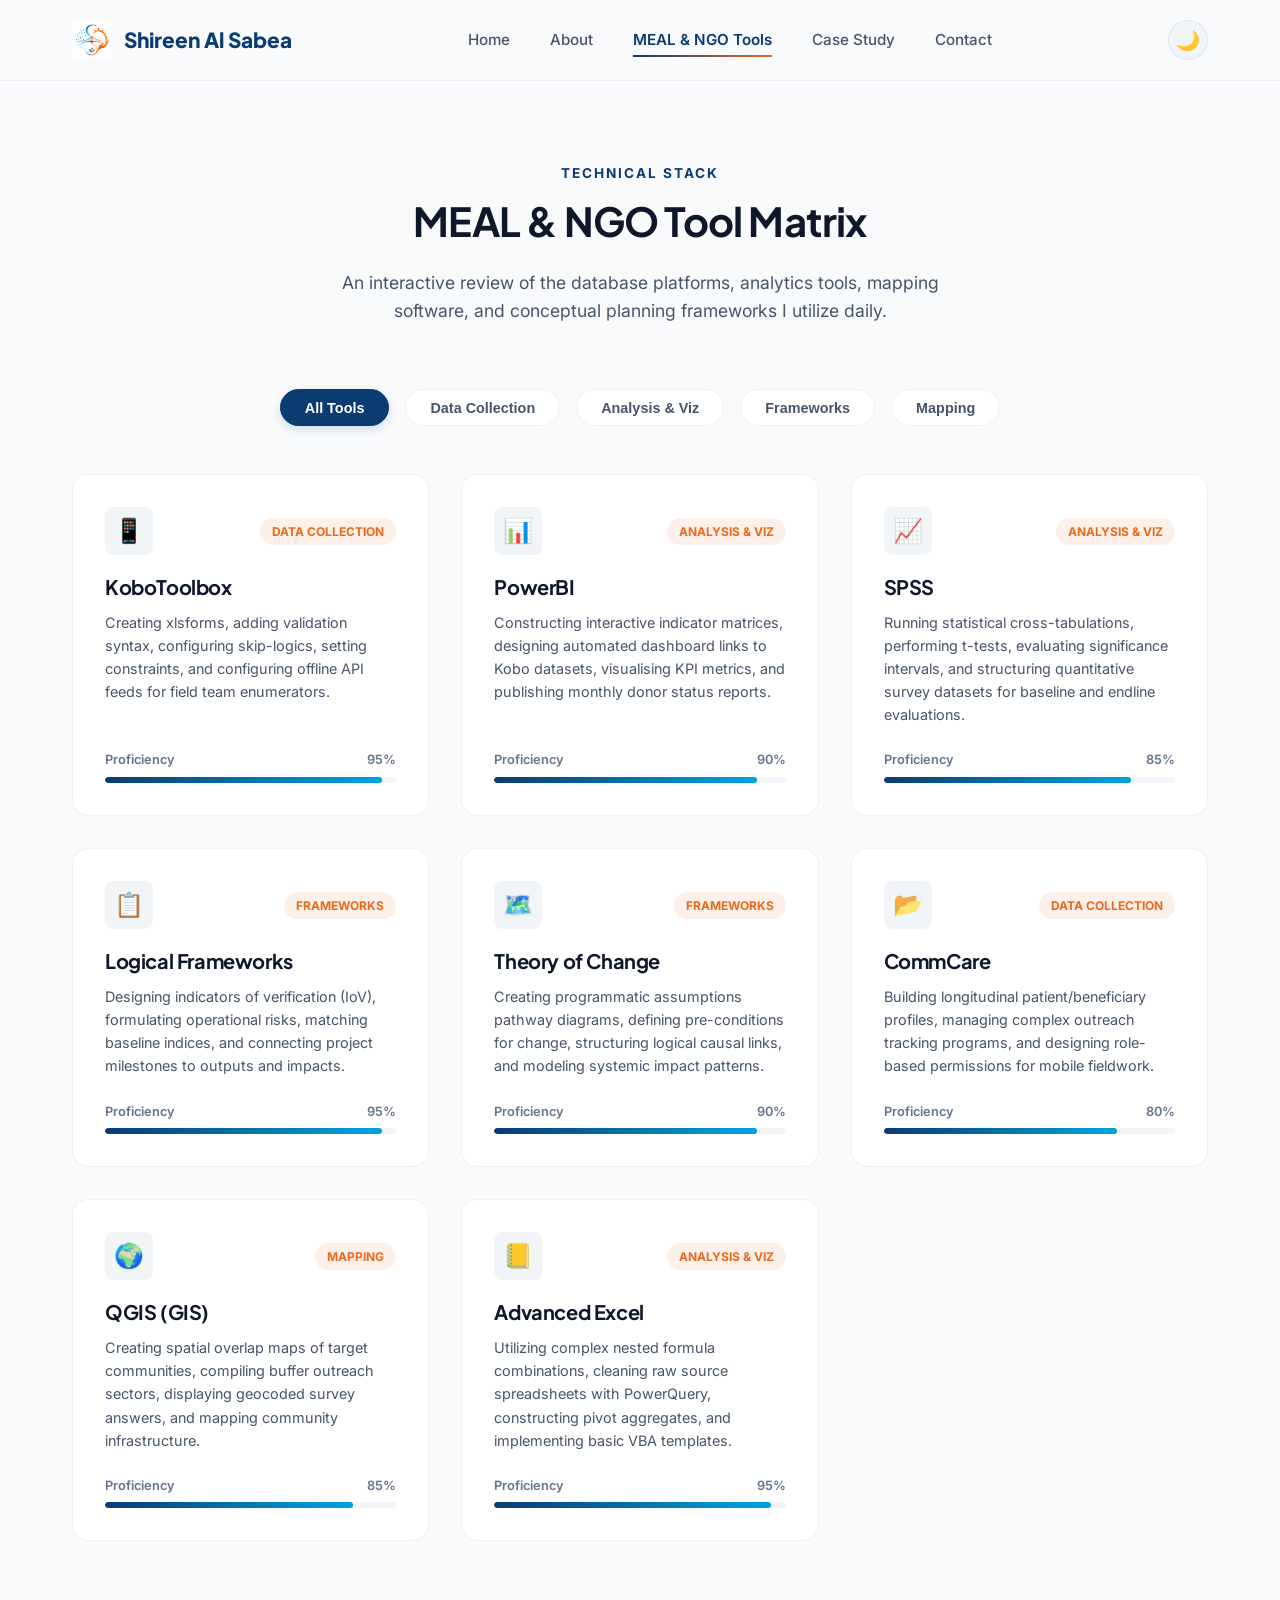
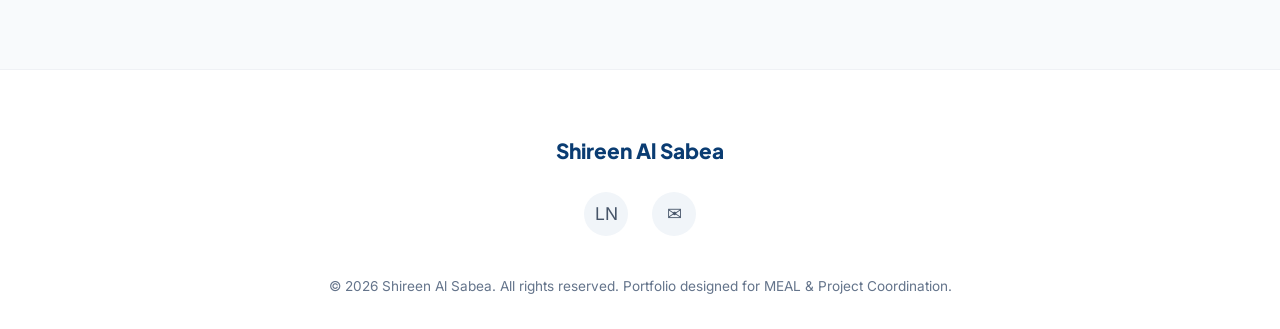
<file: tools.html>
<!DOCTYPE html>
<html lang="en">
<head>
    <meta charset="UTF-8">
    <meta name="viewport" content="width=device-width, initial-scale=1.0">
    <title>MEAL & NGO Tools Matrix | Shireen Al-Sabea</title>
    <meta name="description" content="Explore Shireen Al-Sabea's technical stack of Monitoring, Evaluation, and project management tools, including KoboToolbox, PowerBI, SPSS, and GIS.">
    <link rel="stylesheet" href="css/style.css">
</head>
<body>

    <!-- Header Navigation -->
    <header class="header">
        <div class="container nav-container">
            <a href="index.html" class="logo-link">
                <div class="logo-img-container" style="position: relative; width: 40px; height: 40px;">
                    <img src="assets/logo.png" alt="Shireen Al-Sabea Logo" class="logo-img" style="position: absolute; top:0; left:0; width:100%; height:100%; object-fit:contain; z-index:2;" onerror="this.style.opacity='0';">
                    <svg viewBox="0 0 100 100" style="position: absolute; top:0; left:0; width:100%; height:100%; fill:none; stroke-linecap:round; stroke-linejoin:round; z-index:1;">
                        <path d="M50,12 C75,12 80,32 50,50 C20,68 25,88 50,88" stroke="url(#logo-grad)" stroke-width="4" stroke-linecap="round" opacity="0.85"/>
                        <line x1="26" y1="36" x2="16" y2="48" stroke="#0A3C72" stroke-width="1.5"/>
                        <line x1="16" y1="48" x2="28" y2="60" stroke="#0A3C72" stroke-width="1.5"/>
                        <line x1="26" y1="36" x2="28" y2="60" stroke="#0A3C72" stroke-width="1.5"/>
                        <circle cx="26" cy="36" r="3.5" fill="#0A3C72"/>
                        <circle cx="16" cy="48" r="3.5" fill="#0A3C72"/>
                        <circle cx="28" cy="60" r="3.5" fill="#0A3C72"/>
                        <circle cx="74" cy="36" r="4.5" fill="#E66A1F"/>
                        <path d="M65,48 Q74,42 83,48" stroke="#E66A1F" stroke-width="2.5"/>
                        <path d="M60,62 Q74,52 88,62" stroke="#E66A1F" stroke-width="2.5"/>
                        <path d="M22,54 Q50,32 78,54" stroke="#0A3C72" stroke-width="3"/>
                        <path d="M22,60 Q50,42 78,60" stroke="#E66A1F" stroke-width="3"/>
                        <line x1="50" y1="39" x2="50" y2="51" stroke="#0A3C72" stroke-width="2.5"/>
                        <defs>
                            <linearGradient id="logo-grad" x1="0%" y1="0%" x2="100%" y2="100%">
                                <stop offset="0%" stop-color="#0A3C72"/>
                                <stop offset="100%" stop-color="#E66A1F"/>
                            </linearGradient>
                        </defs>
                    </svg>
                </div>
                <span>Shireen Al Sabea</span>
            </a>
            
            <nav class="nav-links-wrapper">
                <ul class="nav-links">
                    <li class="nav-item"><a href="index.html">Home</a></li>
                    <li class="nav-item"><a href="about.html">About</a></li>
                    <li class="nav-item"><a href="tools.html" class="active">MEAL & NGO Tools</a></li>
                    <li class="nav-item"><a href="case-study.html">Case Study</a></li>
                    <li class="nav-item"><a href="contact.html">Contact</a></li>
                </ul>
            </nav>

            <div class="nav-controls">
                <button class="theme-toggle" aria-label="Toggle Theme">
                    <span class="moon-icon">🌙</span>
                    <span class="sun-icon">☀️</span>
                </button>
                <button class="menu-btn" aria-label="Open Mobile Menu">☰</button>
            </div>
        </div>
    </header>

    <!-- Main Section -->
    <section class="section" style="padding-top: 10rem;">
        <div class="container">
            <div style="text-align: center; margin-bottom: 4rem;">
                <span class="section-tag">Technical Stack</span>
                <h1 class="section-title">MEAL &amp; NGO Tool Matrix</h1>
                <p class="section-subtitle" style="margin-left: auto; margin-right: auto;">
                    An interactive review of the database platforms, analytics tools, mapping software, and conceptual planning frameworks I utilize daily.
                </p>
            </div>

            <!-- Filter Buttons -->
            <div class="tools-filter-container reveal active">
                <button class="filter-btn active" data-filter="all">All Tools</button>
                <button class="filter-btn" data-filter="data-collection">Data Collection</button>
                <button class="filter-btn" data-filter="analytics">Analysis &amp; Viz</button>
                <button class="filter-btn" data-filter="frameworks">Frameworks</button>
                <button class="filter-btn" data-filter="mapping">Mapping</button>
            </div>

            <!-- Tools Grid -->
            <div class="tools-grid reveal stagger-child active">
                <!-- Tool 1 -->
                <div class="tool-card" data-category="data-collection">
                    <div class="tool-header">
                        <div class="tool-logo-placeholder">📱</div>
                        <span class="tool-category-badge">Data Collection</span>
                    </div>
                    <h3>KoboToolbox</h3>
                    <p>Creating xlsforms, adding validation syntax, configuring skip-logics, setting constraints, and configuring offline API feeds for field team enumerators.</p>
                    <div class="tool-proficiency">
                        <div class="tool-proficiency-label">
                            <span>Proficiency</span>
                            <span>95%</span>
                        </div>
                        <div class="tool-proficiency-bar">
                            <div class="tool-proficiency-fill" data-value="95"></div>
                        </div>
                    </div>
                </div>

                <!-- Tool 2 -->
                <div class="tool-card" data-category="analytics">
                    <div class="tool-header">
                        <div class="tool-logo-placeholder">📊</div>
                        <span class="tool-category-badge">Analysis &amp; Viz</span>
                    </div>
                    <h3>PowerBI</h3>
                    <p>Constructing interactive indicator matrices, designing automated dashboard links to Kobo datasets, visualising KPI metrics, and publishing monthly donor status reports.</p>
                    <div class="tool-proficiency">
                        <div class="tool-proficiency-label">
                            <span>Proficiency</span>
                            <span>90%</span>
                        </div>
                        <div class="tool-proficiency-bar">
                            <div class="tool-proficiency-fill" data-value="90"></div>
                        </div>
                    </div>
                </div>

                <!-- Tool 3 -->
                <div class="tool-card" data-category="analytics">
                    <div class="tool-header">
                        <div class="tool-logo-placeholder">📈</div>
                        <span class="tool-category-badge">Analysis &amp; Viz</span>
                    </div>
                    <h3>SPSS</h3>
                    <p>Running statistical cross-tabulations, performing t-tests, evaluating significance intervals, and structuring quantitative survey datasets for baseline and endline evaluations.</p>
                    <div class="tool-proficiency">
                        <div class="tool-proficiency-label">
                            <span>Proficiency</span>
                            <span>85%</span>
                        </div>
                        <div class="tool-proficiency-bar">
                            <div class="tool-proficiency-fill" data-value="85"></div>
                        </div>
                    </div>
                </div>

                <!-- Tool 4 -->
                <div class="tool-card" data-category="frameworks">
                    <div class="tool-header">
                        <div class="tool-logo-placeholder">📋</div>
                        <span class="tool-category-badge">Frameworks</span>
                    </div>
                    <h3>Logical Frameworks</h3>
                    <p>Designing indicators of verification (IoV), formulating operational risks, matching baseline indices, and connecting project milestones to outputs and impacts.</p>
                    <div class="tool-proficiency">
                        <div class="tool-proficiency-label">
                            <span>Proficiency</span>
                            <span>95%</span>
                        </div>
                        <div class="tool-proficiency-bar">
                            <div class="tool-proficiency-fill" data-value="95"></div>
                        </div>
                    </div>
                </div>

                <!-- Tool 5 -->
                <div class="tool-card" data-category="frameworks">
                    <div class="tool-header">
                        <div class="tool-logo-placeholder">🗺️</div>
                        <span class="tool-category-badge">Frameworks</span>
                    </div>
                    <h3>Theory of Change</h3>
                    <p>Creating programmatic assumptions pathway diagrams, defining pre-conditions for change, structuring logical causal links, and modeling systemic impact patterns.</p>
                    <div class="tool-proficiency">
                        <div class="tool-proficiency-label">
                            <span>Proficiency</span>
                            <span>90%</span>
                        </div>
                        <div class="tool-proficiency-bar">
                            <div class="tool-proficiency-fill" data-value="90"></div>
                        </div>
                    </div>
                </div>

                <!-- Tool 6 -->
                <div class="tool-card" data-category="data-collection">
                    <div class="tool-header">
                        <div class="tool-logo-placeholder">📂</div>
                        <span class="tool-category-badge">Data Collection</span>
                    </div>
                    <h3>CommCare</h3>
                    <p>Building longitudinal patient/beneficiary profiles, managing complex outreach tracking programs, and designing role-based permissions for mobile fieldwork.</p>
                    <div class="tool-proficiency">
                        <div class="tool-proficiency-label">
                            <span>Proficiency</span>
                            <span>80%</span>
                        </div>
                        <div class="tool-proficiency-bar">
                            <div class="tool-proficiency-fill" data-value="80"></div>
                        </div>
                    </div>
                </div>

                <!-- Tool 7 -->
                <div class="tool-card" data-category="mapping">
                    <div class="tool-header">
                        <div class="tool-logo-placeholder">🌍</div>
                        <span class="tool-category-badge">Mapping</span>
                    </div>
                    <h3>QGIS (GIS)</h3>
                    <p>Creating spatial overlap maps of target communities, compiling buffer outreach sectors, displaying geocoded survey answers, and mapping community infrastructure.</p>
                    <div class="tool-proficiency">
                        <div class="tool-proficiency-label">
                            <span>Proficiency</span>
                            <span>85%</span>
                        </div>
                        <div class="tool-proficiency-bar">
                            <div class="tool-proficiency-fill" data-value="85"></div>
                        </div>
                    </div>
                </div>

                <!-- Tool 8 -->
                <div class="tool-card" data-category="analytics">
                    <div class="tool-header">
                        <div class="tool-logo-placeholder">📒</div>
                        <span class="tool-category-badge">Analysis &amp; Viz</span>
                    </div>
                    <h3>Advanced Excel</h3>
                    <p>Utilizing complex nested formula combinations, cleaning raw source spreadsheets with PowerQuery, constructing pivot aggregates, and implementing basic VBA templates.</p>
                    <div class="tool-proficiency">
                        <div class="tool-proficiency-label">
                            <span>Proficiency</span>
                            <span>95%</span>
                        </div>
                        <div class="tool-proficiency-bar">
                            <div class="tool-proficiency-fill" data-value="95"></div>
                        </div>
                    </div>
                </div>
            </div>
        </div>
    </section>

    <!-- Footer -->
    <footer class="footer">
        <div class="container">
            <a href="index.html" class="footer-logo">
                <span style="color: var(--primary-blue)">Shireen Al Sabea</span>
            </a>
            <ul class="footer-socials">
                <li><a href="https://www.linkedin.com/in/shireenalsabea" target="_blank" aria-label="LinkedIn">LN</a></li>
                <li><a href="mailto:sabeashireen@gmail.com" aria-label="Email">✉</a></li>
            </ul>
            <p class="footer-copyright">&copy; 2026 Shireen Al Sabea. All rights reserved. Portfolio designed for MEAL &amp; Project Coordination.</p>
        </div>
    </footer>

    <script src="js/main.js"></script>
</body>
</html>
</file>
<file: css/style.css>
/* 
   Shireen Al-Sabea - Portfolio CSS
   Designed with a Clean Glassmorphic Aesthetic, Responsive Layouts, and Fluid Animations.
   Colors inspired by the Logo: Deep Blue (Data/Analysis) and Warm Orange (Community/Impact).
*/

@import url('https://fonts.googleapis.com/css2?family=Inter:wght@300;400;500;600;700&family=Plus+Jakarta+Sans:wght@400;500;600;700;800&display=swap');

/* --- Theme Variables --- */
:root {
    /* Color Palette */
    --primary-blue-rgb: 10, 60, 114;
    --primary-blue: rgb(var(--primary-blue-rgb));
    
    --secondary-orange-rgb: 230, 106, 31;
    --secondary-orange: rgb(var(--secondary-orange-rgb));
    
    --accent-blue-rgb: 0, 163, 224;
    --accent-blue: rgb(var(--accent-blue-rgb));

    /* Light Theme Defaults */
    --bg-primary: #f8fafc;
    --bg-secondary: #ffffff;
    --bg-tertiary: #f1f5f9;
    --text-primary: #0f172a;
    --text-secondary: #475569;
    --text-muted: #64748b;
    --border-color: rgba(148, 163, 184, 0.15);
    --glass-bg: rgba(255, 255, 255, 0.7);
    --glass-border: rgba(255, 255, 255, 0.5);
    --glass-shadow: rgba(15, 23, 42, 0.05);
    --card-shadow: 0 10px 30px -10px rgba(10, 60, 114, 0.08);
    --hover-shadow: 0 20px 40px -15px rgba(230, 106, 31, 0.15);
    --navbar-bg: rgba(248, 250, 252, 0.8);

    /* UI Settings */
    --radius-sm: 8px;
    --radius-md: 16px;
    --radius-lg: 24px;
    --transition-fast: 0.2s ease;
    --transition-normal: 0.4s cubic-bezier(0.16, 1, 0.3, 1);
    --transition-slow: 0.6s cubic-bezier(0.16, 1, 0.3, 1);
    --font-heading: 'Plus Jakarta Sans', sans-serif;
    --font-body: 'Inter', sans-serif;
}

[data-theme="dark"] {
    /* Dark Theme Override */
    --bg-primary: #090d16;
    --bg-secondary: #0f172a;
    --bg-tertiary: #1e293b;
    --text-primary: #f8fafc;
    --text-secondary: #cbd5e1;
    --text-muted: #94a3b8;
    --border-color: rgba(255, 255, 255, 0.08);
    --glass-bg: rgba(15, 23, 42, 0.75);
    --glass-border: rgba(255, 255, 255, 0.05);
    --glass-shadow: rgba(0, 0, 0, 0.3);
    --card-shadow: 0 10px 30px -10px rgba(0, 0, 0, 0.3);
    --hover-shadow: 0 20px 40px -15px rgba(230, 106, 31, 0.25);
    --navbar-bg: rgba(9, 13, 22, 0.85);
}

/* --- Core Reset --- */
* {
    margin: 0;
    padding: 0;
    box-sizing: border-box;
}

html {
    scroll-behavior: smooth;
    font-size: 16px;
}

body {
    background-color: var(--bg-primary);
    color: var(--text-primary);
    font-family: var(--font-body);
    line-height: 1.6;
    overflow-x: hidden;
    transition: background-color var(--transition-normal), color var(--transition-normal);
}

h1, h2, h3, h4, h5, h6 {
    font-family: var(--font-heading);
    font-weight: 700;
    letter-spacing: -0.02em;
    line-height: 1.2;
    color: var(--text-primary);
}

a {
    color: inherit;
    text-decoration: none;
    transition: color var(--transition-fast);
}

img {
    max-width: 100%;
    height: auto;
    display: block;
}

/* --- Layout Utilities --- */
.container {
    max-width: 1200px;
    margin: 0 auto;
    padding: 0 2rem;
    position: relative;
}

.section {
    padding: 8rem 0;
    position: relative;
}

.grid-2 {
    display: grid;
    grid-template-columns: repeat(2, 1fr);
    gap: 3rem;
    align-items: center;
}

.grid-3 {
    display: grid;
    grid-template-columns: repeat(3, 1fr);
    gap: 2rem;
}

.flex-center {
    display: flex;
    justify-content: center;
    align-items: center;
}

.text-gradient-blue {
    background: linear-gradient(135deg, var(--primary-blue), var(--accent-blue));
    -webkit-background-clip: text;
    -webkit-text-fill-color: transparent;
}

.text-gradient-orange {
    background: linear-gradient(135deg, var(--secondary-orange), #ff9800);
    -webkit-background-clip: text;
    -webkit-text-fill-color: transparent;
}

/* --- Navigation Header --- */
.header {
    position: fixed;
    top: 0;
    left: 0;
    width: 100%;
    z-index: 1000;
    background-color: var(--navbar-bg);
    backdrop-filter: blur(16px);
    -webkit-backdrop-filter: blur(16px);
    border-bottom: 1px solid var(--border-color);
    transition: padding var(--transition-normal), background-color var(--transition-normal);
    padding: 1.25rem 0;
}

.header.scrolled {
    padding: 0.75rem 0;
    box-shadow: 0 4px 30px rgba(0, 0, 0, 0.03);
}

.nav-container {
    display: flex;
    justify-content: space-between;
    align-items: center;
}

.logo-link {
    display: flex;
    align-items: center;
    gap: 0.75rem;
    font-family: var(--font-heading);
    font-weight: 800;
    font-size: 1.3rem;
    color: var(--primary-blue);
}

[data-theme="dark"] .logo-link {
    color: #ffffff;
}

.logo-img {
    height: 40px;
    width: 40px;
    object-fit: contain;
    transition: transform var(--transition-normal);
}

.logo-link:hover .logo-img {
    transform: rotate(5deg) scale(1.05);
}

.nav-links {
    display: flex;
    align-items: center;
    gap: 2.5rem;
    list-style: none;
}

.nav-item a {
    font-size: 0.95rem;
    font-weight: 500;
    color: var(--text-secondary);
    position: relative;
    padding: 0.5rem 0;
}

.nav-item a::after {
    content: '';
    position: absolute;
    bottom: 0;
    left: 0;
    width: 0;
    height: 2px;
    background: linear-gradient(90deg, var(--primary-blue), var(--secondary-orange));
    transition: width var(--transition-fast);
}

.nav-item a:hover {
    color: var(--text-primary);
}

.nav-item a.active {
    color: var(--primary-blue);
    font-weight: 600;
}

[data-theme="dark"] .nav-item a.active {
    color: #ffffff;
}

.nav-item a.active::after {
    width: 100%;
}

.nav-item a:hover::after {
    width: 100%;
}

/* Theme & Menu Controls */
.nav-controls {
    display: flex;
    align-items: center;
    gap: 1.5rem;
}

.theme-toggle {
    background: none;
    border: none;
    color: var(--text-primary);
    cursor: pointer;
    font-size: 1.2rem;
    width: 40px;
    height: 40px;
    border-radius: 50%;
    background-color: var(--bg-tertiary);
    display: flex;
    justify-content: center;
    align-items: center;
    transition: background-color var(--transition-fast), transform var(--transition-normal);
    border: 1px solid var(--border-color);
}

.theme-toggle:hover {
    transform: scale(1.05);
    background-color: var(--border-color);
}

.theme-toggle .sun-icon {
    display: none;
}

[data-theme="dark"] .theme-toggle .moon-icon {
    display: none;
}

[data-theme="dark"] .theme-toggle .sun-icon {
    display: block;
}

.menu-btn {
    display: none;
    background: none;
    border: none;
    color: var(--text-primary);
    font-size: 1.5rem;
    cursor: pointer;
}

/* --- Buttons & UI Elements --- */
.btn {
    display: inline-flex;
    align-items: center;
    gap: 0.75rem;
    padding: 0.85rem 1.75rem;
    font-size: 0.95rem;
    font-weight: 600;
    border-radius: var(--radius-sm);
    cursor: pointer;
    transition: transform var(--transition-fast), box-shadow var(--transition-fast), background var(--transition-fast);
    border: none;
    font-family: var(--font-heading);
}

.btn-primary {
    background: linear-gradient(135deg, var(--primary-blue), #0b4e8c);
    color: #ffffff;
    box-shadow: 0 4px 15px rgba(10, 60, 114, 0.2);
}

.btn-primary:hover {
    transform: translateY(-2px);
    box-shadow: 0 8px 25px rgba(10, 60, 114, 0.3);
    background: linear-gradient(135deg, #0b4e8c, var(--primary-blue));
}

.btn-secondary {
    background: linear-gradient(135deg, var(--secondary-orange), #d15c15);
    color: #ffffff;
    box-shadow: 0 4px 15px rgba(230, 106, 31, 0.2);
}

.btn-secondary:hover {
    transform: translateY(-2px);
    box-shadow: 0 8px 25px rgba(230, 106, 31, 0.35);
    background: linear-gradient(135deg, #d15c15, var(--secondary-orange));
}

.btn-outline {
    background: transparent;
    color: var(--text-primary);
    border: 2px solid var(--border-color);
}

.btn-outline:hover {
    border-color: var(--primary-blue);
    background-color: rgba(10, 60, 114, 0.05);
    transform: translateY(-2px);
}

/* --- Animations & Scroll Triggers --- */
.reveal {
    opacity: 0;
    transform: translateY(40px);
    transition: opacity var(--transition-slow), transform var(--transition-slow);
}

.reveal.active {
    opacity: 1;
    transform: translateY(0);
}

.reveal-left {
    opacity: 0;
    transform: translateX(-50px);
    transition: opacity var(--transition-slow), transform var(--transition-slow);
}

.reveal-left.active {
    opacity: 1;
    transform: translateX(0);
}

.reveal-right {
    opacity: 0;
    transform: translateX(50px);
    transition: opacity var(--transition-slow), transform var(--transition-slow);
}

.reveal-right.active {
    opacity: 1;
    transform: translateX(0);
}

.stagger-child > * {
    opacity: 0;
    transform: translateY(20px);
    transition: opacity var(--transition-normal), transform var(--transition-normal);
}

.stagger-child.active > * {
    opacity: 1;
    transform: translateY(0);
}

.stagger-child.active > *:nth-child(1) { transition-delay: 0.1s; }
.stagger-child.active > *:nth-child(2) { transition-delay: 0.2s; }
.stagger-child.active > *:nth-child(3) { transition-delay: 0.3s; }
.stagger-child.active > *:nth-child(4) { transition-delay: 0.4s; }
.stagger-child.active > *:nth-child(5) { transition-delay: 0.5s; }

/* --- Hero Section --- */
.hero {
    height: 100vh;
    min-height: 700px;
    display: flex;
    align-items: center;
    background-image: radial-gradient(circle at 10% 20%, rgba(10, 60, 114, 0.03) 0%, transparent 40%),
                      radial-gradient(circle at 90% 80%, rgba(230, 106, 31, 0.03) 0%, transparent 40%);
    padding-top: 5rem;
}

.hero-subtitle {
    font-size: 1.1rem;
    font-weight: 700;
    letter-spacing: 0.1em;
    text-transform: uppercase;
    color: var(--secondary-orange);
    margin-bottom: 1rem;
}

.hero-title {
    font-size: 4rem;
    line-height: 1.1;
    margin-bottom: 1.5rem;
}

.hero-description {
    font-size: 1.15rem;
    color: var(--text-secondary);
    margin-bottom: 2.5rem;
    max-width: 540px;
}

.hero-buttons {
    display: flex;
    gap: 1.5rem;
}

.hero-visual {
    position: relative;
    width: 100%;
    height: 400px;
    display: flex;
    justify-content: center;
    align-items: center;
}

/* Glassmorphism Cards */
.glass-card {
    background: var(--glass-bg);
    backdrop-filter: blur(12px);
    -webkit-backdrop-filter: blur(12px);
    border: 1px solid var(--glass-border);
    border-radius: var(--radius-md);
    box-shadow: var(--glass-shadow);
    padding: 2.5rem;
    transition: transform var(--transition-normal), box-shadow var(--transition-normal), border-color var(--transition-fast);
}

.glass-card:hover {
    transform: translateY(-5px);
    box-shadow: var(--hover-shadow);
    border-color: rgba(230, 106, 31, 0.2);
}

/* --- About Summary Section --- */
.section-tag {
    font-size: 0.85rem;
    font-weight: 700;
    text-transform: uppercase;
    letter-spacing: 0.15em;
    color: var(--primary-blue);
    display: inline-block;
    margin-bottom: 0.75rem;
}

[data-theme="dark"] .section-tag {
    color: var(--accent-blue);
}

.section-title {
    font-size: 2.5rem;
    margin-bottom: 1.5rem;
}

.section-subtitle {
    color: var(--text-secondary);
    font-size: 1.1rem;
    max-width: 650px;
    margin-bottom: 4rem;
}

.about-features {
    display: grid;
    grid-template-columns: repeat(3, 1fr);
    gap: 2rem;
    margin-top: 4rem;
}

.feature-card {
    padding: 2.5rem 2rem;
    border-radius: var(--radius-md);
    background-color: var(--bg-secondary);
    border: 1px solid var(--border-color);
    transition: transform var(--transition-normal), box-shadow var(--transition-normal);
}

.feature-card:hover {
    transform: translateY(-5px);
    box-shadow: var(--card-shadow);
}

.feature-icon {
    font-size: 2rem;
    color: var(--primary-blue);
    margin-bottom: 1.5rem;
    display: inline-flex;
    padding: 0.75rem;
    background-color: rgba(10, 60, 114, 0.06);
    border-radius: var(--radius-sm);
}

[data-theme="dark"] .feature-icon {
    color: var(--accent-blue);
    background-color: rgba(0, 163, 224, 0.1);
}

.feature-card h3 {
    font-size: 1.25rem;
    margin-bottom: 0.75rem;
}

.feature-card p {
    color: var(--text-secondary);
    font-size: 0.95rem;
}

/* --- Tools Page Layout --- */
.tools-filter-container {
    display: flex;
    justify-content: center;
    gap: 1rem;
    margin-bottom: 3rem;
}

.filter-btn {
    padding: 0.6rem 1.5rem;
    font-size: 0.9rem;
    font-weight: 600;
    background-color: var(--bg-secondary);
    border: 1px solid var(--border-color);
    color: var(--text-secondary);
    border-radius: 30px;
    cursor: pointer;
    transition: all var(--transition-fast);
}

.filter-btn:hover, .filter-btn.active {
    background-color: var(--primary-blue);
    color: #ffffff;
    border-color: var(--primary-blue);
    box-shadow: 0 4px 10px rgba(10, 60, 114, 0.15);
}

.tools-grid {
    display: grid;
    grid-template-columns: repeat(auto-fill, minmax(280px, 1fr));
    gap: 2rem;
}

.tool-card {
    background-color: var(--bg-secondary);
    border: 1px solid var(--border-color);
    border-radius: var(--radius-md);
    padding: 2rem;
    transition: transform var(--transition-normal), box-shadow var(--transition-normal), border-color var(--transition-fast);
    display: flex;
    flex-direction: column;
    height: 100%;
}

.tool-card:hover {
    transform: translateY(-5px);
    box-shadow: var(--card-shadow);
    border-color: rgba(10, 60, 114, 0.2);
}

.tool-header {
    display: flex;
    justify-content: space-between;
    align-items: center;
    margin-bottom: 1.25rem;
}

.tool-logo-placeholder {
    width: 48px;
    height: 48px;
    border-radius: var(--radius-sm);
    background-color: rgba(10, 60, 114, 0.05);
    display: flex;
    align-items: center;
    justify-content: center;
    font-size: 1.5rem;
    color: var(--primary-blue);
}

[data-theme="dark"] .tool-logo-placeholder {
    color: var(--accent-blue);
    background-color: rgba(0, 163, 224, 0.1);
}

.tool-category-badge {
    font-size: 0.75rem;
    font-weight: 700;
    text-transform: uppercase;
    padding: 0.25rem 0.75rem;
    border-radius: 20px;
    background-color: rgba(230, 106, 31, 0.1);
    color: var(--secondary-orange);
}

.tool-card h3 {
    font-size: 1.25rem;
    margin-bottom: 0.75rem;
}

.tool-card p {
    color: var(--text-secondary);
    font-size: 0.9rem;
    margin-bottom: 1.5rem;
    flex-grow: 1;
}

.tool-proficiency-label {
    display: flex;
    justify-content: space-between;
    font-size: 0.8rem;
    font-weight: 600;
    color: var(--text-muted);
    margin-bottom: 0.4rem;
}

.tool-proficiency-bar {
    height: 6px;
    background-color: var(--bg-tertiary);
    border-radius: 10px;
    overflow: hidden;
    position: relative;
}

.tool-proficiency-fill {
    height: 100%;
    border-radius: 10px;
    background: linear-gradient(90deg, var(--primary-blue), var(--accent-blue));
    width: 0%;
    transition: width 1.5s cubic-bezier(0.16, 1, 0.3, 1);
}

/* --- About Page Detailed Styles --- */
.about-hero {
    padding-top: 10rem;
    padding-bottom: 4rem;
}

.about-img-wrapper {
    position: relative;
    border-radius: var(--radius-lg);
    overflow: hidden;
    box-shadow: var(--card-shadow);
    border: 1px solid var(--border-color);
}

.about-img-placeholder {
    background: linear-gradient(135deg, rgba(10, 60, 114, 0.8), rgba(230, 106, 31, 0.8));
    height: 450px;
    width: 100%;
    display: flex;
    flex-direction: column;
    justify-content: center;
    align-items: center;
    color: white;
    padding: 2rem;
    text-align: center;
}

.about-details {
    display: flex;
    flex-direction: column;
    justify-content: center;
}

.skills-matrix-section {
    padding: 6rem 0;
    background-color: var(--bg-secondary);
    border-top: 1px solid var(--border-color);
    border-bottom: 1px solid var(--border-color);
}

.skills-grid {
    display: grid;
    grid-template-columns: repeat(3, 1fr);
    gap: 3rem;
}

.skills-col h3 {
    font-size: 1.4rem;
    margin-bottom: 2rem;
    padding-bottom: 0.75rem;
    border-bottom: 2px solid var(--border-color);
    position: relative;
}

.skills-col h3::after {
    content: '';
    position: absolute;
    bottom: -2px;
    left: 0;
    width: 50px;
    height: 2px;
    background-color: var(--primary-blue);
}

.skill-list-item {
    display: flex;
    align-items: center;
    gap: 0.75rem;
    margin-bottom: 1.25rem;
    font-weight: 500;
}

.skill-dot {
    width: 8px;
    height: 8px;
    border-radius: 50%;
    background-color: var(--secondary-orange);
}

/* Timeline */
.timeline {
    position: relative;
    max-width: 800px;
    margin: 4rem auto 0 auto;
}

.timeline::after {
    content: '';
    position: absolute;
    width: 2px;
    background-color: var(--border-color);
    top: 0;
    bottom: 0;
    left: 50%;
    margin-left: -1px;
}

.timeline-item {
    padding: 2rem 3rem;
    position: relative;
    background-color: transparent;
    width: 50%;
}

.timeline-item::after {
    content: '';
    position: absolute;
    width: 20px;
    height: 20px;
    right: -10px;
    background-color: var(--bg-secondary);
    border: 4px solid var(--primary-blue);
    top: 2.2rem;
    border-radius: 50%;
    z-index: 1;
    transition: transform var(--transition-fast);
}

.timeline-item:hover::after {
    transform: scale(1.2);
    border-color: var(--secondary-orange);
}

.left {
    left: 0;
    text-align: right;
}

.right {
    left: 50%;
}

.right::after {
    left: -10px;
}

.timeline-date {
    font-size: 0.9rem;
    font-weight: 700;
    color: var(--secondary-orange);
    margin-bottom: 0.5rem;
}

.timeline-content {
    background-color: var(--bg-secondary);
    padding: 1.5rem;
    border-radius: var(--radius-md);
    border: 1px solid var(--border-color);
    box-shadow: var(--card-shadow);
}

.timeline-content h4 {
    font-size: 1.15rem;
    margin-bottom: 0.25rem;
}

.timeline-content h5 {
    font-size: 0.95rem;
    color: var(--text-muted);
    margin-bottom: 1rem;
}

.timeline-content p {
    font-size: 0.9rem;
    color: var(--text-secondary);
}

/* --- Case Study Layout --- */
.case-study-hero {
    padding-top: 12rem;
    padding-bottom: 6rem;
    background: linear-gradient(185deg, rgba(10, 60, 114, 0.05), transparent 70%);
    text-align: center;
}

.case-study-hero h1 {
    font-size: 3.2rem;
    max-width: 900px;
    margin: 1.5rem auto;
}

.case-meta-grid {
    display: flex;
    justify-content: center;
    gap: 4rem;
    margin-top: 3rem;
}

.meta-item {
    text-align: left;
}

.meta-label {
    font-size: 0.8rem;
    text-transform: uppercase;
    letter-spacing: 0.1em;
    color: var(--text-muted);
    font-weight: 600;
}

.meta-value {
    font-size: 1.05rem;
    font-weight: 700;
    color: var(--text-primary);
}

.case-study-body {
    padding: 6rem 0;
}

.case-layout {
    display: grid;
    grid-template-columns: 2.5fr 1fr;
    gap: 4rem;
}

.case-content section {
    margin-bottom: 4.5rem;
}

.case-content section h2 {
    font-size: 2rem;
    margin-bottom: 1.5rem;
    padding-bottom: 0.5rem;
    border-bottom: 2px solid var(--border-color);
}

.case-content p {
    font-size: 1.05rem;
    color: var(--text-secondary);
    margin-bottom: 1.5rem;
}

.case-sidebar {
    position: sticky;
    top: 120px;
    height: fit-content;
}

.sidebar-widget {
    background-color: var(--bg-secondary);
    border: 1px solid var(--border-color);
    border-radius: var(--radius-md);
    padding: 2rem;
    margin-bottom: 2rem;
    box-shadow: var(--card-shadow);
}

.sidebar-widget h3 {
    font-size: 1.2rem;
    margin-bottom: 1.25rem;
    color: var(--primary-blue);
}

[data-theme="dark"] .sidebar-widget h3 {
    color: var(--accent-blue);
}

.sidebar-list {
    list-style: none;
}

.sidebar-list li {
    font-size: 0.95rem;
    color: var(--text-secondary);
    margin-bottom: 0.75rem;
    display: flex;
    align-items: center;
    gap: 0.5rem;
}

.sidebar-list li::before {
    content: '✓';
    color: var(--secondary-orange);
    font-weight: bold;
}

/* Callout Box */
.callout {
    background-color: rgba(10, 60, 114, 0.03);
    border-left: 4px solid var(--primary-blue);
    padding: 1.5rem;
    border-radius: 0 var(--radius-sm) var(--radius-sm) 0;
    margin: 2rem 0;
}

.callout h4 {
    margin-bottom: 0.5rem;
    font-size: 1.1rem;
}

.callout p {
    font-size: 0.95rem;
    margin-bottom: 0;
}

/* MEAL Framework Table */
.meal-table-wrapper {
    overflow-x: auto;
    margin: 2.5rem 0;
    border-radius: var(--radius-sm);
    border: 1px solid var(--border-color);
}

.meal-table {
    width: 100%;
    border-collapse: collapse;
    text-align: left;
    font-size: 0.95rem;
}

.meal-table th {
    background-color: var(--bg-tertiary);
    color: var(--text-primary);
    font-weight: 700;
    padding: 1rem;
    border-bottom: 2px solid var(--border-color);
}

.meal-table td {
    padding: 1rem;
    border-bottom: 1px solid var(--border-color);
    color: var(--text-secondary);
    background-color: var(--bg-secondary);
}

.meal-table tr:last-child td {
    border-bottom: none;
}

/* --- Contact Page Styles --- */
.contact-hero {
    padding-top: 10rem;
    padding-bottom: 6rem;
}

.contact-grid {
    display: grid;
    grid-template-columns: 1fr 1.5fr;
    gap: 4rem;
}

.contact-info {
    display: flex;
    flex-direction: column;
    gap: 2rem;
}

.contact-method {
    display: flex;
    align-items: flex-start;
    gap: 1.25rem;
}

.contact-icon {
    width: 50px;
    height: 50px;
    border-radius: var(--radius-sm);
    background-color: rgba(10, 60, 114, 0.05);
    display: flex;
    align-items: center;
    justify-content: center;
    font-size: 1.3rem;
    color: var(--primary-blue);
    flex-shrink: 0;
}

[data-theme="dark"] .contact-icon {
    color: var(--accent-blue);
    background-color: rgba(0, 163, 224, 0.1);
}

.contact-details h4 {
    font-size: 1rem;
    margin-bottom: 0.25rem;
}

.contact-details p, .contact-details a {
    color: var(--text-secondary);
    font-size: 0.95rem;
}

.contact-form-wrapper {
    background-color: var(--bg-secondary);
    border: 1px solid var(--border-color);
    border-radius: var(--radius-lg);
    padding: 3rem;
    box-shadow: var(--card-shadow);
}

.form-group {
    position: relative;
    margin-bottom: 2rem;
}

.form-input {
    width: 100%;
    padding: 1rem 0;
    border: none;
    border-bottom: 2px solid var(--border-color);
    background-color: transparent;
    color: var(--text-primary);
    font-size: 1rem;
    font-family: var(--font-body);
    transition: border-color var(--transition-fast);
}

.form-input:focus {
    outline: none;
    border-color: var(--primary-blue);
}

.form-label {
    position: absolute;
    top: 1rem;
    left: 0;
    color: var(--text-muted);
    transition: transform var(--transition-fast), color var(--transition-fast);
    pointer-events: none;
}

.form-input:focus ~ .form-label,
.form-input:not(:placeholder-shown) ~ .form-label {
    transform: translateY(-20px) scale(0.85);
    transform-origin: top left;
    color: var(--primary-blue);
}

[data-theme="dark"] .form-input:focus ~ .form-label,
[data-theme="dark"] .form-input:not(:placeholder-shown) ~ .form-label {
    color: var(--accent-blue);
}

textarea.form-input {
    min-height: 120px;
    resize: none;
}

/* --- Footer --- */
.footer {
    background-color: var(--bg-secondary);
    border-top: 1px solid var(--border-color);
    padding: 4rem 0 2rem 0;
    text-align: center;
}

.footer-logo {
    display: inline-flex;
    align-items: center;
    gap: 0.75rem;
    font-family: var(--font-heading);
    font-weight: 800;
    font-size: 1.3rem;
    color: var(--primary-blue);
    margin-bottom: 1.5rem;
}

.footer-socials {
    display: flex;
    justify-content: center;
    gap: 1.5rem;
    margin-bottom: 2.5rem;
    list-style: none;
}

.footer-socials a {
    width: 44px;
    height: 44px;
    border-radius: 50%;
    background-color: var(--bg-tertiary);
    display: flex;
    justify-content: center;
    align-items: center;
    font-size: 1.1rem;
    color: var(--text-secondary);
    transition: background-color var(--transition-fast), color var(--transition-fast), transform var(--transition-normal);
}

.footer-socials a:hover {
    background-color: var(--primary-blue);
    color: #ffffff;
    transform: translateY(-3px);
}

.footer-copyright {
    font-size: 0.85rem;
    color: var(--text-muted);
}

/* --- Responsive Media Queries --- */
@media (max-width: 992px) {
    .grid-2 {
        grid-template-columns: 1fr;
        gap: 4rem;
    }
    
    .grid-3 {
        grid-template-columns: repeat(2, 1fr);
    }
    
    .hero {
        text-align: center;
        height: auto;
        padding-top: 8rem;
        padding-bottom: 6rem;
    }
    
    .hero-description {
        margin-left: auto;
        margin-right: auto;
    }
    
    .hero-buttons {
        justify-content: center;
    }
    
    .about-features {
        grid-template-columns: repeat(2, 1fr);
    }
    
    .skills-grid {
        grid-template-columns: 1fr;
        gap: 2rem;
    }
    
    .timeline::after {
        left: 31px;
    }
    
    .timeline-item {
        width: 100%;
        padding-left: 80px;
        padding-right: 0;
        text-align: left !important;
    }
    
    .timeline-item::after {
        left: 20px;
        right: auto;
    }
    
    .left, .right {
        left: 0;
    }
    
    .case-layout {
        grid-template-columns: 1fr;
    }
    
    .case-sidebar {
        position: static;
    }
    
    .contact-grid {
        grid-template-columns: 1fr;
        gap: 3rem;
    }
}

@media (max-width: 768px) {
    .nav-links {
        display: none; /* Handled via JavaScript Mobile Menu */
    }
    
    .menu-btn {
        display: block;
    }
    
    .grid-3, .about-features {
        grid-template-columns: 1fr;
    }
    
    .hero-title {
        font-size: 2.8rem;
    }
    
    .section-title {
        font-size: 2rem;
    }
    
    .case-study-hero h1 {
        font-size: 2.2rem;
    }
    
    .case-meta-grid {
        flex-direction: column;
        gap: 1.5rem;
        align-items: center;
    }
    
    .contact-form-wrapper {
        padding: 2rem 1.5rem;
    }
}

/* Mobile Nav Styles */
.nav-active .nav-links {
    display: flex;
    flex-direction: column;
    position: fixed;
    top: 75px;
    left: 0;
    width: 100%;
    height: calc(100vh - 75px);
    background-color: var(--bg-primary);
    padding: 3rem 2rem;
    gap: 2rem;
    z-index: 999;
    animation: slideInMobile 0.4s forwards;
    border-top: 1px solid var(--border-color);
}

@keyframes slideInMobile {
    from { opacity: 0; transform: translateY(-10px); }
    to { opacity: 1; transform: translateY(0); }
}
</file>
